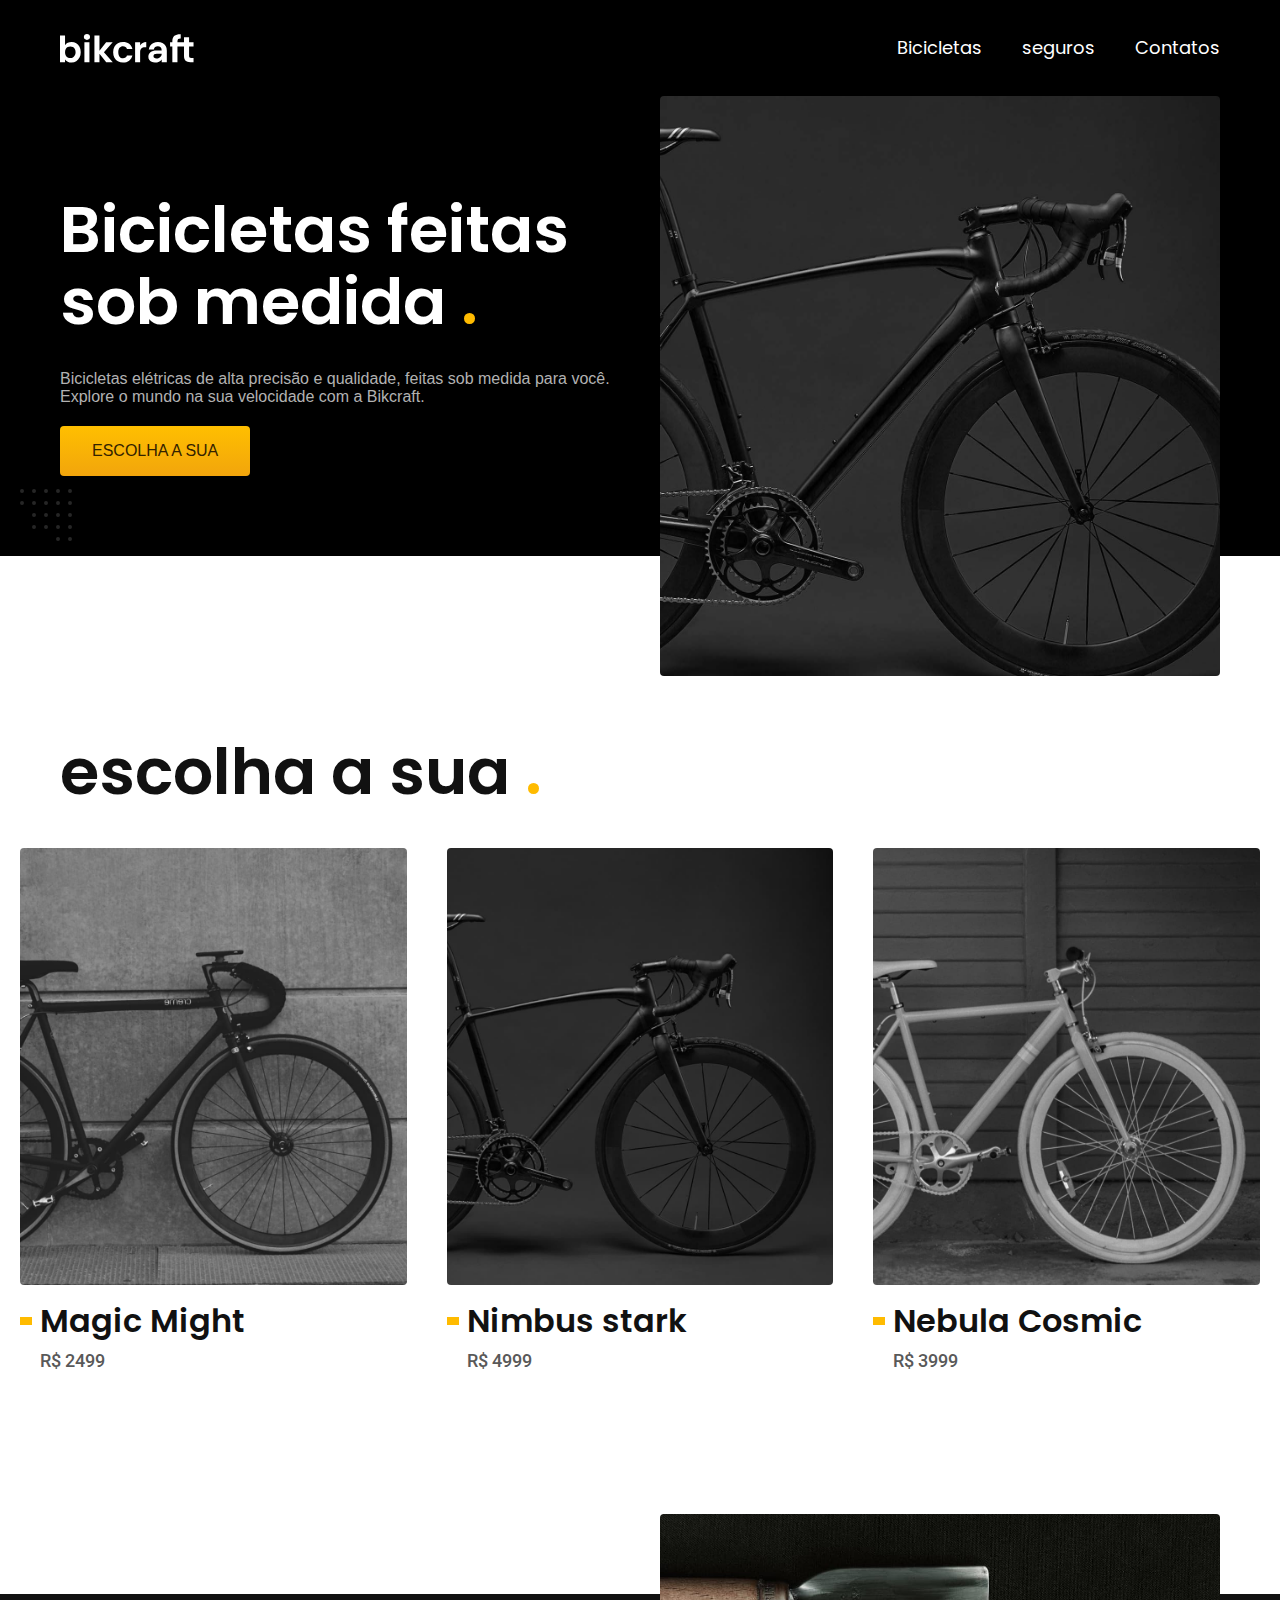
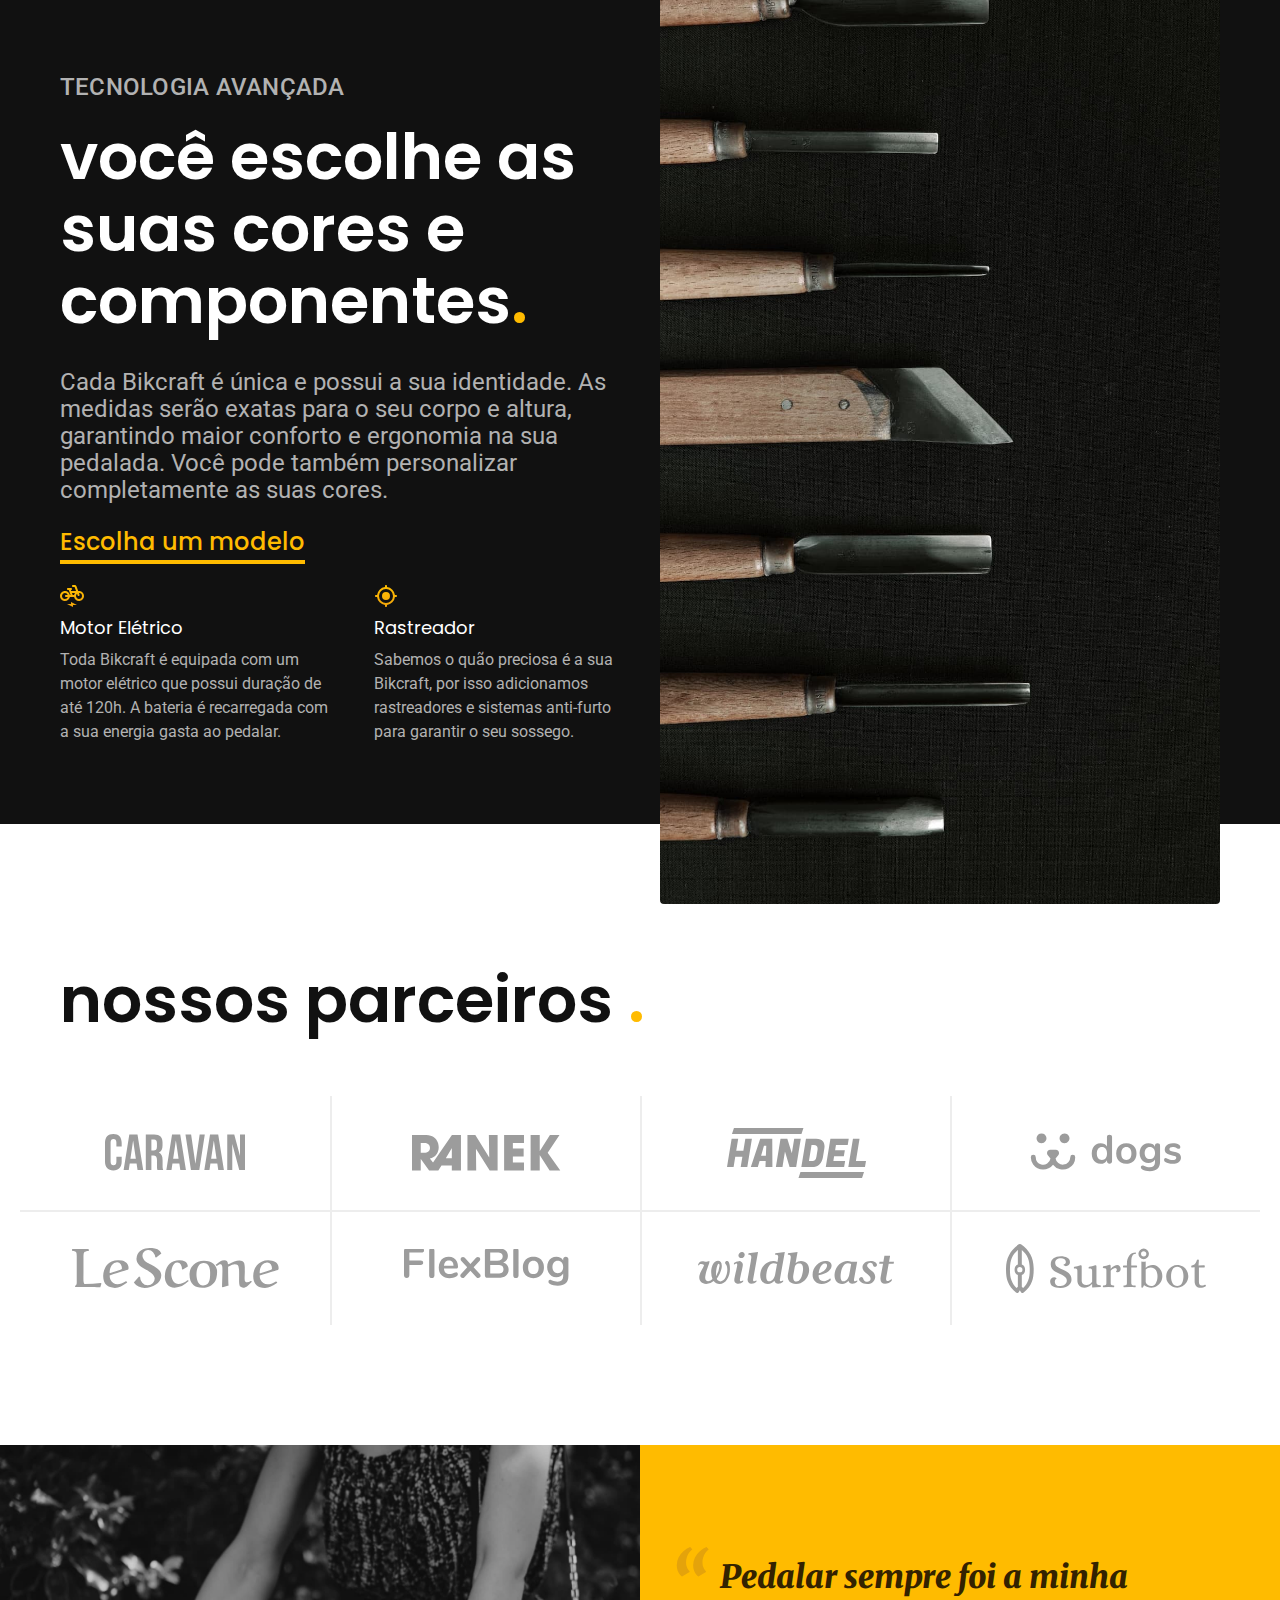
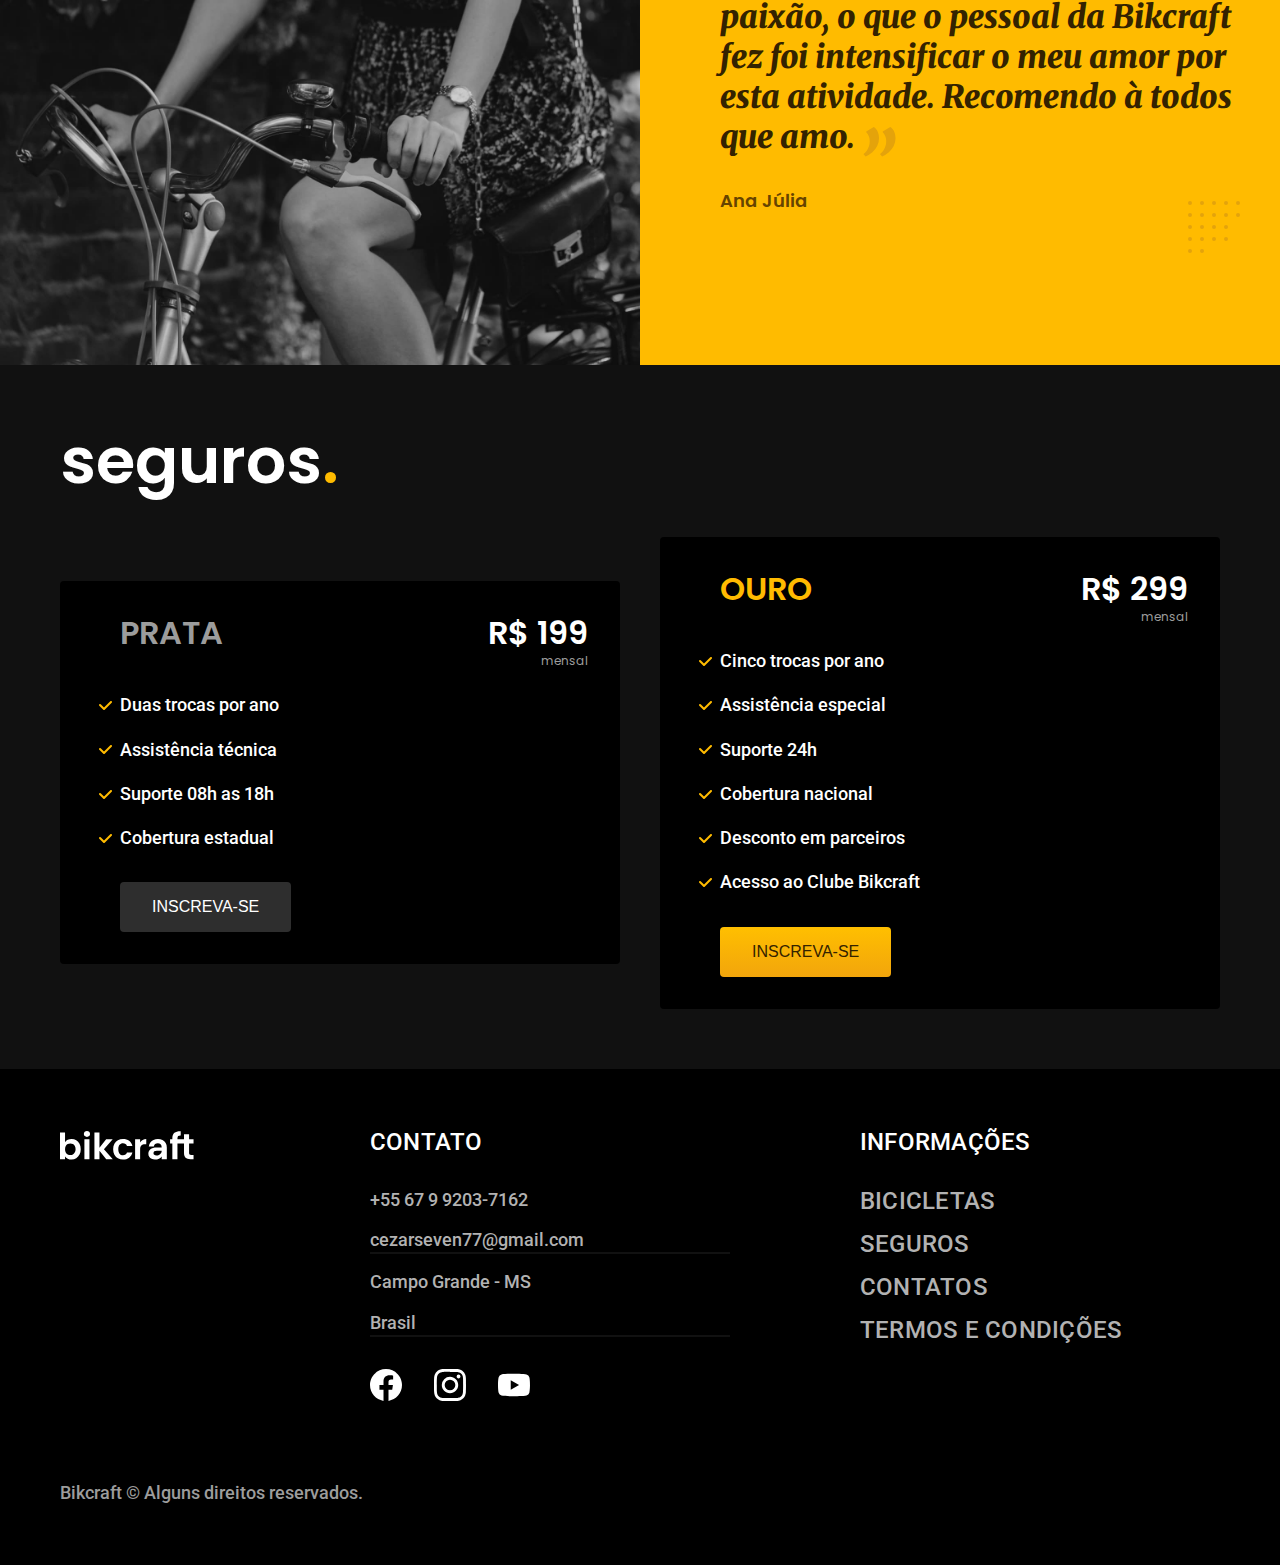
<file: index.html>
<!DOCTYPE html>
<html lang="pt-br">
<head>
    <meta charset="UTF-8">
    <meta name="viewport" content="width=device-width, initial-scale=1.0">
    <title>Bikcraft - Bcicletas Elétricas</title>
    <meta name="description" content="Bicicletas 
    elétricas de alta precisão e qualidade, feitas 
    sob medida para você. Explore o mundo na sua 
    velocidade com a Bikcraft">

    <link rel="preload" href="style.css/style.min.css" as="style">
    <link rel="stylesheet" href="style.css/style.min.css">
    
    <link rel="icon" href="favicon.svg" type="image/svg+xml">

    <link rel="preconnect" href="https://fonts.googleapis.com">
    <link rel="preconnect" href="https://fonts.gstatic.com" crossorigin>
    <link href="https://fonts.googleapis.com/css2?family=Merriweather:ital,wght@1,900&family=Poppins:wght@400;600&family=Roboto:wght@400;500&display=swap" rel="stylesheet">
    
    <script>document.documentElement.classList.add("js");</script>
</head>
<body>
    <header class="header-bg">
        <div class="header container">
            <a href="./" >
                <img src="img/bikcraft.svg" width="136" height="32" alt="Bikcraft">
            </a>
            <nav aria-label="primaria">
                <ul class="header-menu font-1-m cor-0">
                    <li><a href="../bicicletas.html">Bicicletas</a></li>
                    <li><a href="../seguros.html">seguros</a></li>
                    <li><a href="../contatos.html">Contatos</a></li>
                </ul>
        
            </nav>
        </div>
    </header>

    <main class="introducao-bg">
        <div class="introducao container">
            <div class="introducao-conteudo">
                <h1 class="font-1-xxl fadeInRight" data-anime="200">Bicicletas feitas sob medida <span class="cor-p1">.</span></h1>
                <p class="tfont-2-l fadeInRight" data-anime="400">Bicicletas elétricas de alta precisão e 
                    qualidade, feitas sob medida para você. 
                    Explore o mundo na sua velocidade com a Bikcraft.
                </p> 
                <a class="botao fadeInRight" data-anime="600" href="./bicicletas.html">Escolha a sua</a>
            </div>
            <picture data-anime="800" class="fadeInRight">
                <source media="(max-width: 800px)" srcset="./img/bicicletas/nimbus.jpg">
                <img src="./img/fotos/introducao.jpg" width="1280" height="1600" alt="bicicleta">
            </picture>         
        </div>
    </main>

    <article class="bicicletas-lista">
        <h2 class="font-1-xxl container">escolha a sua <span class="cor-p1">.</span> </h2>
        
        <ul>
            <li>
                <a href="./bicicletas/magic.html">
                    <img src="img/bicicletas/magic-home.jpg"width="920" height="1040" alt="Bicicleta preta">
                    <h3 class="font-1-xl">Magic Might</h3>
                    <span class="font-2-m cor-8">R$ 2499</span>
                </a>
            </li>
            <li>
                <a href="./bicicletas/nimbus.html">
                    <img src="img/bicicletas/nimbus-home.jpg" width="920" height="1040" alt="Bicicleta preta">
                    <h3 class="font-1-xl">Nimbus stark</h3>
                    <span class="font-2-m cor-8">R$ 4999</span>
                </a>
            </li>
            <li>
                <a href="./bicicletas/nebula.html">
                    <img src="img/bicicletas/nebula-home.jpg" width="920" height="1040" alt="Bicicleta preta">
                    <h3 class="font-1-xl">Nebula Cosmic</h3>
                    <span class="font-2-m cor-8">R$ 3999</span>
                </a>
            </li>
        </ul>
    </article>

    <article class="tecnologia-bg">
        <div class="tecnologia container">
            <div class="tecnologia-conteudo">
                <span class="font-2-l-b cor-5">Tecnologia Avançada</span>
                
                <h2 class="font-1-xxl cor-0">você escolhe as suas cores e componentes<span class="cor-p1">.</span></h2>
                <p class="font-2-l cor-5">Cada Bikcraft é única e possui a sua identidade. As medidas 
                    serão exatas para o seu corpo e altura, garantindo maior 
                    conforto e ergonomia na sua pedalada. Você pode também 
                    personalizar completamente as suas cores.</p> 
                <a  class="link" href="./bicicletas.html">Escolha um modelo</a>
                <div class="tecnologia-vantagens">
                    <div>
                    
                        <img src="./img/icones/eletrica.svg" width="24" height="24" alt="">
                        <h3 class="font-1-m cor-0" >Motor Elétrico</h3>
                        <p class="font-2-s cor-5">Toda Bikcraft é equipada com um motor elétrico que possui duração de até 
                            120h. A bateria é recarregada com a sua energia gasta ao pedalar.
                        </p>
                    
                    </div>
                    
                    <div>
                    
                        <img src="./img/icones/rastreador.svg" width="24" height="24" alt="">
                        <h3 class="font-1-m cor-0" >Rastreador</h3>
                        <p class="font-2-s cor-5" >Sabemos o quão preciosa é a sua Bikcraft, por isso 
                        adicionamos rastreadores e sistemas anti-furto para garantir o seu sossego.
                        </p>
                    
                    </div>
                </div>
            </div>

            <div class="tecnologia-imagem">
                
                <img src="./img/fotos/tecnologia.jpg" width="1200" height="1920" alt="">
                
            </div>

        </div>
    </article>
        
    <section class="parceiros" aria-label="Nossos Parceiros">
        <h2 class="container font-1-xxl container">nossos parceiros <span class="cor-p1">.</span></h2>
            <ul>
                <li><img src="./img/parceiros/caravan.svg" width="140" height="38" alt="caravan"></li>
                <li><img src="./img/parceiros/ranek.svg" width="149" height="36" alt="ranek"></li>
                <li><img src="./img/parceiros/handel.svg" width="139" height="50" alt="handel"></li>
                <li><img src="./img/parceiros/dogs.svg" width="152" height="39" alt="dogs"></li>
                <li><img src="./img/parceiros/lescone.svg" width="208" height="41" alt="lescone"></li>
                <li><img src="./img/parceiros/flexblog.svg" width="165" height="38" alt="flexblog"></li>
                <li><img src="./img/parceiros/wildbeast.svg" width="196" height="34" alt="wildbeast"></li>
                <li><img src="./img/parceiros/surfbot.svg" width="200" height="49" alt="surfbot"></li>

            </ul>

    </section>

    <section class="depoimento" aria-label="Depoimento">
        <div>
            <img src="img/fotos/depoimento.jpg" width="1560" height="1360" alt="pessoa pedalando">
        </div>

        <div class="depoimento-conteudo">
            <blockquote class="font-1-xl cor-p5">
                <p>Pedalar sempre foi a minha paixão, o que o pessoal da 
                    Bikcraft fez foi intensificar o meu amor por esta atividade. 
                    Recomendo à todos que amo.</p>
            </blockquote>
            <span class="font-1-m-b cor-p4">Ana Júlia</span>
        </div>
        
    </section>

    <article class="seguros-bg">
        <div class="seguros container">
            <h2 class="font-1-xxl cor-0">seguros<span class="cor-p1">.</span></h2>
            <div class="seguros-item">
                <h3 class="font-1-xl cor-6">PRATA</h3>
                <span class="font-1-xl cor-0">R$ 199 <span class="font-1-xs cor-6">mensal</span></span>
                <ul class="font-2-m cor-0">
                    <li>Duas trocas por ano</li>
                    <li>Assistência técnica</li>
                    <li>Suporte 08h as 18h</li>
                    <li>Cobertura estadual</li>
                </ul>
                <a class="botao secundario" href="./orcamento.html">Inscreva-se</a>

            </div>

            <div class="seguros-item">
                <h3 class="font-1-xl cor-p1">OURO</h3>
                <span class="font-1-xl cor-0">R$ 299 <span class="font-1-xs cor-6">mensal</span></span>
                <ul class="font-2-m cor-0">
                   <li> Cinco trocas por ano</li>
                   <li> Assistência especial</li>
                   <li> Suporte 24h</li>
                   <li> Cobertura nacional</li>
                   <li> Desconto em parceiros</li>
                   <li> Acesso ao Clube Bikcraft</li>
                </ul>
                <a class="botao" href="./orcamento.html">Inscreva-se</a>
            </div>
        </div>
    </article>

    <footer class="footer-bg">
        <div class="footer container">
            <img src="img/bikcraft.svg" width="136" height="32" alt="bikcraft">
            <div class="footer-contato">
                <h3 class="font-2-l-b cor-0">Contato</h3>
                <ul class="font-2-m cor-5">
                    <li><a href="tel:+5567992037162">+55 67 9 9203-7162</a></li>
                    <li><a href="mailto:cezarseven77@gmail.com">cezarseven77@gmail.com</a></li>
                    <li>Campo Grande - MS</li>
                    <li>Brasil</li>
                </ul>
                <div class="footer-redes">
                    <a href="./">
                        <img src="./img/redes/facebook.svg" width="32" height="32" alt="facebook">
                    </a>
                    <a href="./">
                        <img src="./img/redes/instagram.svg" width="32" height="32" alt="instagram">
                    </a>
                    <a href="./">
                        <img src="./img/redes/youtube.svg" width="32" height="32" alt="youtube">
                    </a>
                </div>
            </div>
                <div class="footer-informacoes">
                    <h3 class="font-2-l-b cor-0">Informações</h3>
                    <nav>
                        <ul class="font-2-l-b cor-5">
                            <li><a href="./bicicletas.html">Bicicletas</a></li>
                            <li><a href="./seguros.html">seguros</a></li>
                            <li><a href="./contatos.html">Contatos</a></li>
                            <li><a href="./termos.html">Termos e Condições</a></li>
                        </ul>
                    </nav> 
                </div>
                <p class="footer-copy font-2-m cor-6">Bikcraft © Alguns direitos reservados.</p>
        </div>
    </footer>
    
    <script src="./js/pluging/simple-anime.js"></script>
    <script src="./js/script.js"></script>
</body>
</html>
</file>
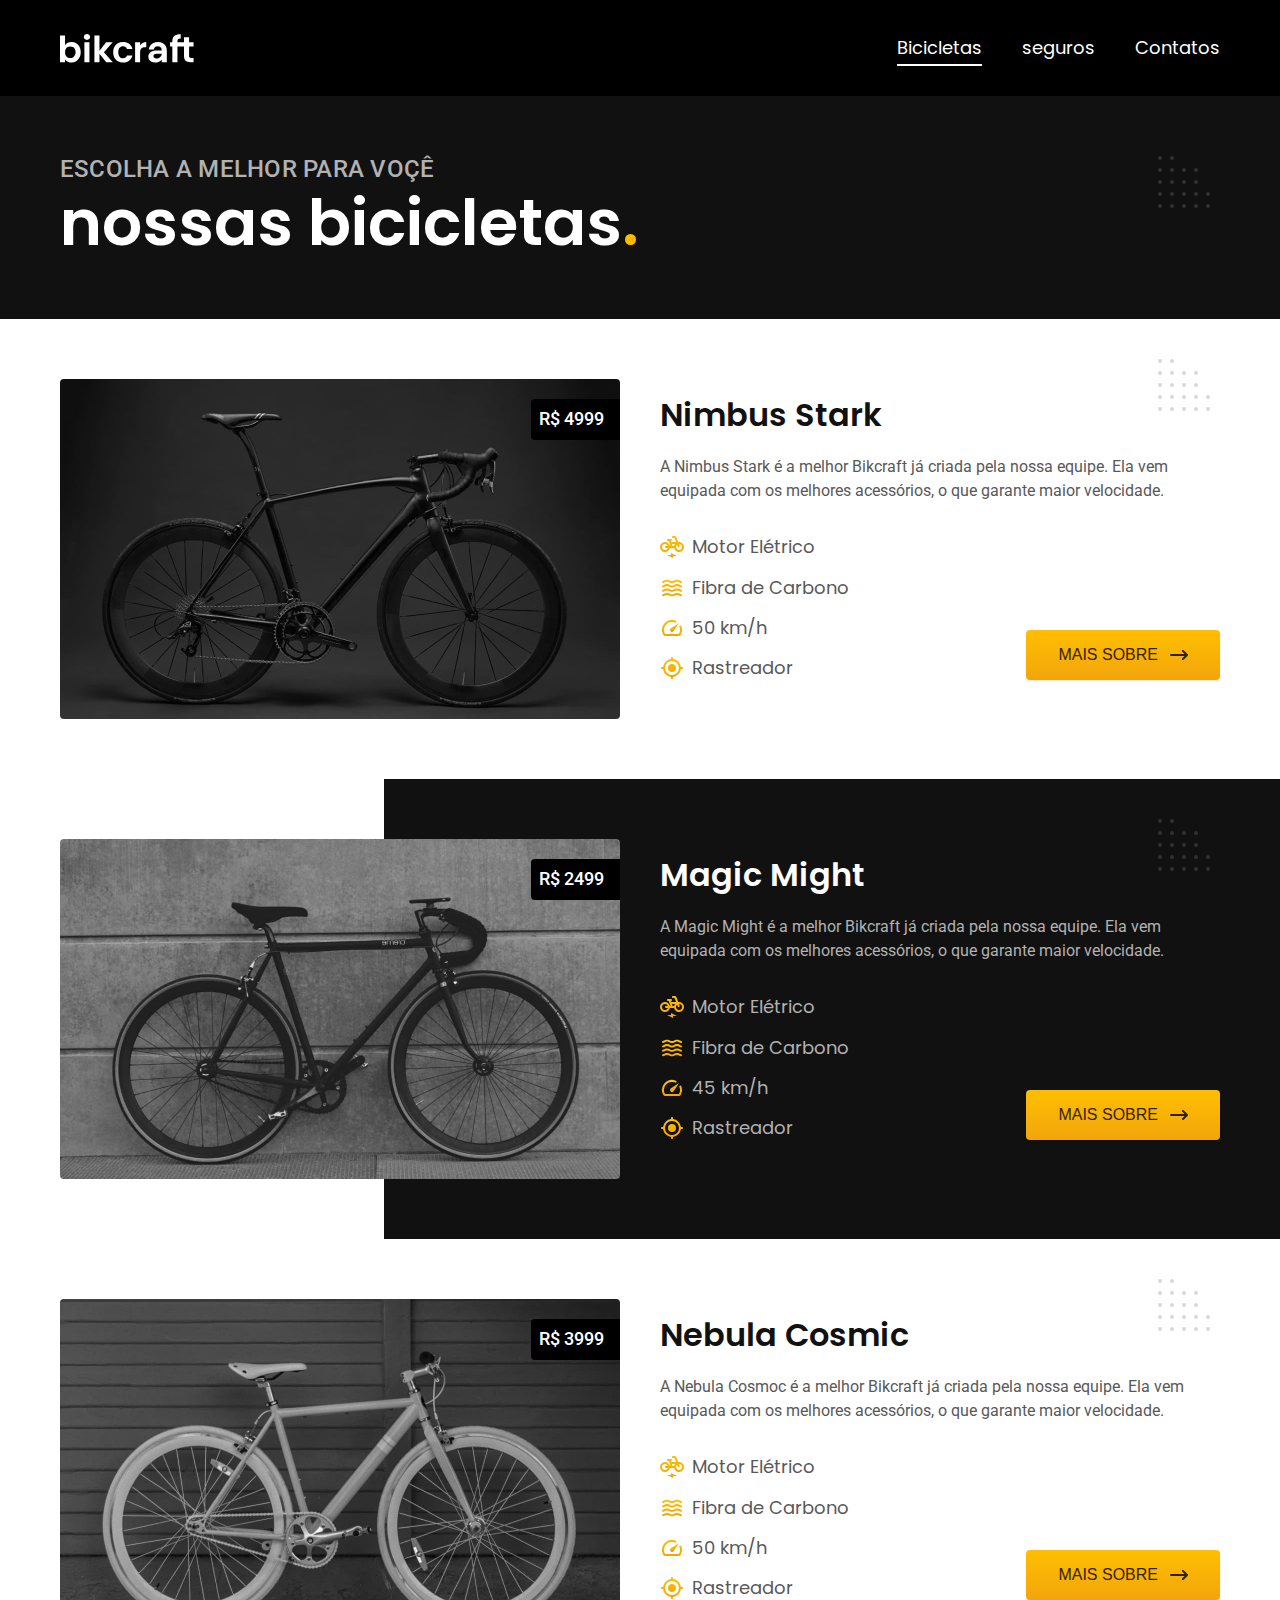
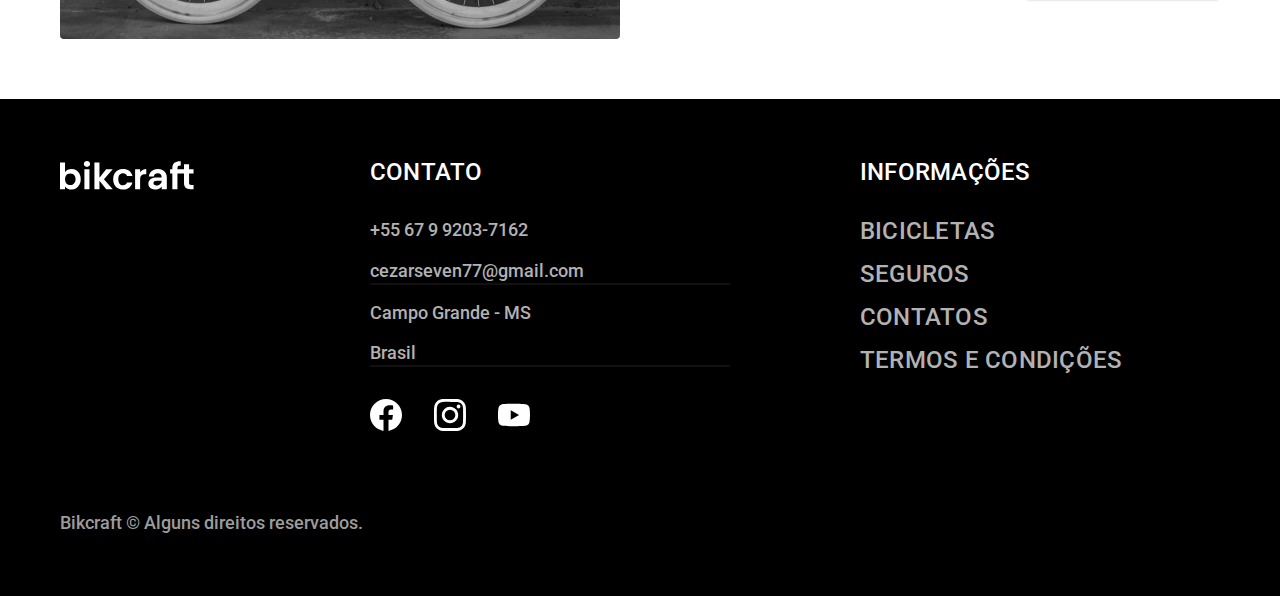
<file: bicicletas.html>
<!DOCTYPE html>
<html lang="pt-br">
<head>
    <meta charset="UTF-8">
    <meta name="viewport" content="width=device-width, initial-scale=1.0">
    <title>Bicicletas │ Bikcraft</title>
    <meta name="description" content="Termos e Condições">


    <link rel="preload" href="style.css/style.min.css" as="style">
    <link rel="stylesheet" href="style.css/style.min.css">
    
    <link rel="icon" href="favicon.svg" type="image/svg+xml">
    
    <link rel="preconnect" href="https://fonts.googleapis.com">
    <link rel="preconnect" href="https://fonts.gstatic.com" crossorigin>
    <link href="https://fonts.googleapis.com/css2?family=Merriweather:ital,wght@1,900&family=Poppins:wght@400;600&family=Roboto:wght@400;500&display=swap" rel="stylesheet">
<script>document.documentElement.classList.add("js");</script>
</head>
<body id="bicicletas">
    <header class="header-bg">
        <div class="header container">
            <a href="./" >
                <img src="img/bikcraft.svg" width="136" height="32" alt="Bikcraft">
            </a>
            <nav aria-label="primaria">
                <ul class="header-menu font-1-m cor-0">
                    <li><a href="../bicicletas.html">Bicicletas</a></li>
                    <li><a href="../seguros.html">seguros</a></li>
                    <li><a href="../contatos.html">Contatos</a></li>
                </ul>
        
            </nav>
        </div>
    </header>

    <main>
        <div class="titulo-bg">
            <div class="titulo container">
                <p class="font-2-l-b cor-5">Escolha a melhor para voçê</p>
                <h1 class="font-1-xxl cor-0">nossas bicicletas<span class="cor-p1">.</span></h1>
            </div>
        </div>
            <div class="bicicletas container">
                <div class="bicicletas-imagem">
                    <img src="./img/bicicletas/nimbus.jpg" width="1120" height="680" alt="bicicleta preta">
                    <span class="font-2-m cor-0">R$ 4999</span>
                </div>

                <div class="bicicletas-conteudo">
                    <h2 class="font-1-xl">Nimbus Stark</h2>
                    <p class="font-2-s cor-8">A Nimbus Stark é a melhor Bikcraft já criada pela nossa equipe. Ela vem equipada com os melhores acessórios, o que garante maior velocidade.</p>
                    <ul class="font-1-m cor-8">
                        <li>
                            <img src="./img/icones/eletrica.svg" width="24" height="24" alt="">
                            Motor Elétrico
                        </li>
                        <li>
                            <img src="./img/icones/carbono.svg" width="24" height="24" alt="">
                            Fibra de Carbono
                        </li>
                        <li>
                            <img src="./img/icones/velocidade.svg" width="24" height="24" alt="">
                            50 km/h
                        </li>
                        <li>
                            <img src="./img/icones/rastreador.svg" width="24" height="24" alt="">
                            Rastreador
                        </li>
                    </ul>
                    <a class="botao seta" href="./bicicletas/nimbus.html">Mais Sobre</a>
                </div>
            </div>
        

        <div class="bicicletas-bg">
            <div class="bicicletas container">
                <div class="bicicletas-imagem">
                    <img src="./img/bicicletas/magic.jpg" width="1120" height="680" alt="bicicleta preta">
                    <span class="font-2-m cor-0">R$ 2499</span>
                </div>

                <div class="bicicletas-conteudo">
                    <h2 class="font-1-xl cor-0">Magic Might</h2>
                    <p class="font-2-s cor-5">A Magic Might é a melhor Bikcraft já criada pela nossa equipe. Ela vem equipada com os melhores acessórios, o que garante maior velocidade.</p>
                    <ul class="font-1-m cor-5">
                        <li>
                            <img src="./img/icones/eletrica.svg" width="24" height="24" alt="">
                            Motor Elétrico
                        </li>
                        <li>
                            <img src="./img/icones/carbono.svg" width="24" height="24" alt="">
                            Fibra de Carbono
                        </li>
                        <li>
                            <img src="./img/icones/velocidade.svg" width="24" height="24" alt="">
                            45 km/h
                        </li>
                        <li>
                            <img src="./img/icones/rastreador.svg" width="24" height="24" alt="">
                            Rastreador
                        </li>
                    </ul>
                    <a class="botao seta" href="./bicicletas/magic.html">Mais Sobre</a>
                </div>
            </div>
        </div>

        
            <div class="bicicletas container">
                <div class="bicicletas-imagem">
                    <img src="./img/bicicletas/nebula.jpg" width="1120" height="680" alt="bicicleta branca">
                    <span class="font-2-m cor-0">R$ 3999</span>
                </div>

                <div class="bicicletas-conteudo">
                    <h2 class="font-1-xl">Nebula Cosmic</h2>
                    <p class="font-2-s cor-8">A Nebula Cosmoc é a melhor Bikcraft já criada pela nossa equipe. Ela vem equipada com os melhores acessórios, o que garante maior velocidade.</p>
                    <ul class="font-1-m cor-8">
                        <li>
                            <img src="./img/icones/eletrica.svg" width="24" height="24" alt="">
                            Motor Elétrico
                        </li>
                        <li>
                            <img src="./img/icones/carbono.svg" width="24" height="24" alt="">
                            Fibra de Carbono
                        </li>
                        <li>
                            <img src="./img/icones/velocidade.svg" width="24" height="24" alt="">
                            50 km/h
                        </li>
                        <li>
                            <img src="./img/icones/rastreador.svg" width="24" height="24" alt="">
                            Rastreador
                        </li>
                    </ul>
                    <a class="botao seta" href="./bicicletas/nebula.html">Mais Sobre</a>
                </div>
            </div>
    </main>
        
    <footer class="footer-bg">
        <div class="footer container">
            <img src="img/bikcraft.svg" width="136" height="32" alt="bikcraft">
            <div class="footer-contato">
                <h3 class="font-2-l-b cor-0">Contato</h3>
                <ul class="font-2-m cor-5">
                    <li><a href="tel:+5567992037162">+55 67 9 9203-7162</a></li>
                    <li><a href="mailto:cezarseven77@gmail.com">cezarseven77@gmail.com</a></li>
                    <li>Campo Grande - MS</li>
                    <li>Brasil</li>
                </ul>
                <div class="footer-redes">
                    <a href="./">
                        <img src="./img/redes/facebook.svg" width="32" height="32" alt="facebook">
                    </a>
                    <a href="./">
                        <img src="./img/redes/instagram.svg" width="32" height="32" alt="instagram">
                    </a>
                    <a href="./">
                        <img src="./img/redes/youtube.svg" width="32" height="32" alt="youtube">
                    </a>
                </div>
            </div>
                <div class="footer-informacoes">
                    <h3 class="font-2-l-b cor-0">Informações</h3>
                    <nav>
                        <ul class="font-2-l-b cor-5">
                            <li><a href="./bicicletas.html">Bicicletas</a></li>
                            <li><a href="./seguros.html">seguros</a></li>
                            <li><a href="./contatos.html">Contatos</a></li>
                            <li><a href="./termos.html">Termos e Condições</a></li>
                        </ul>
                    </nav> 
                </div>
                <p class="footer-copy font-2-m cor-6">Bikcraft © Alguns direitos reservados.</p>
        </div>
    </footer>

    
    <script src="./js/script.js"></script>
</body>
</html>
</file>
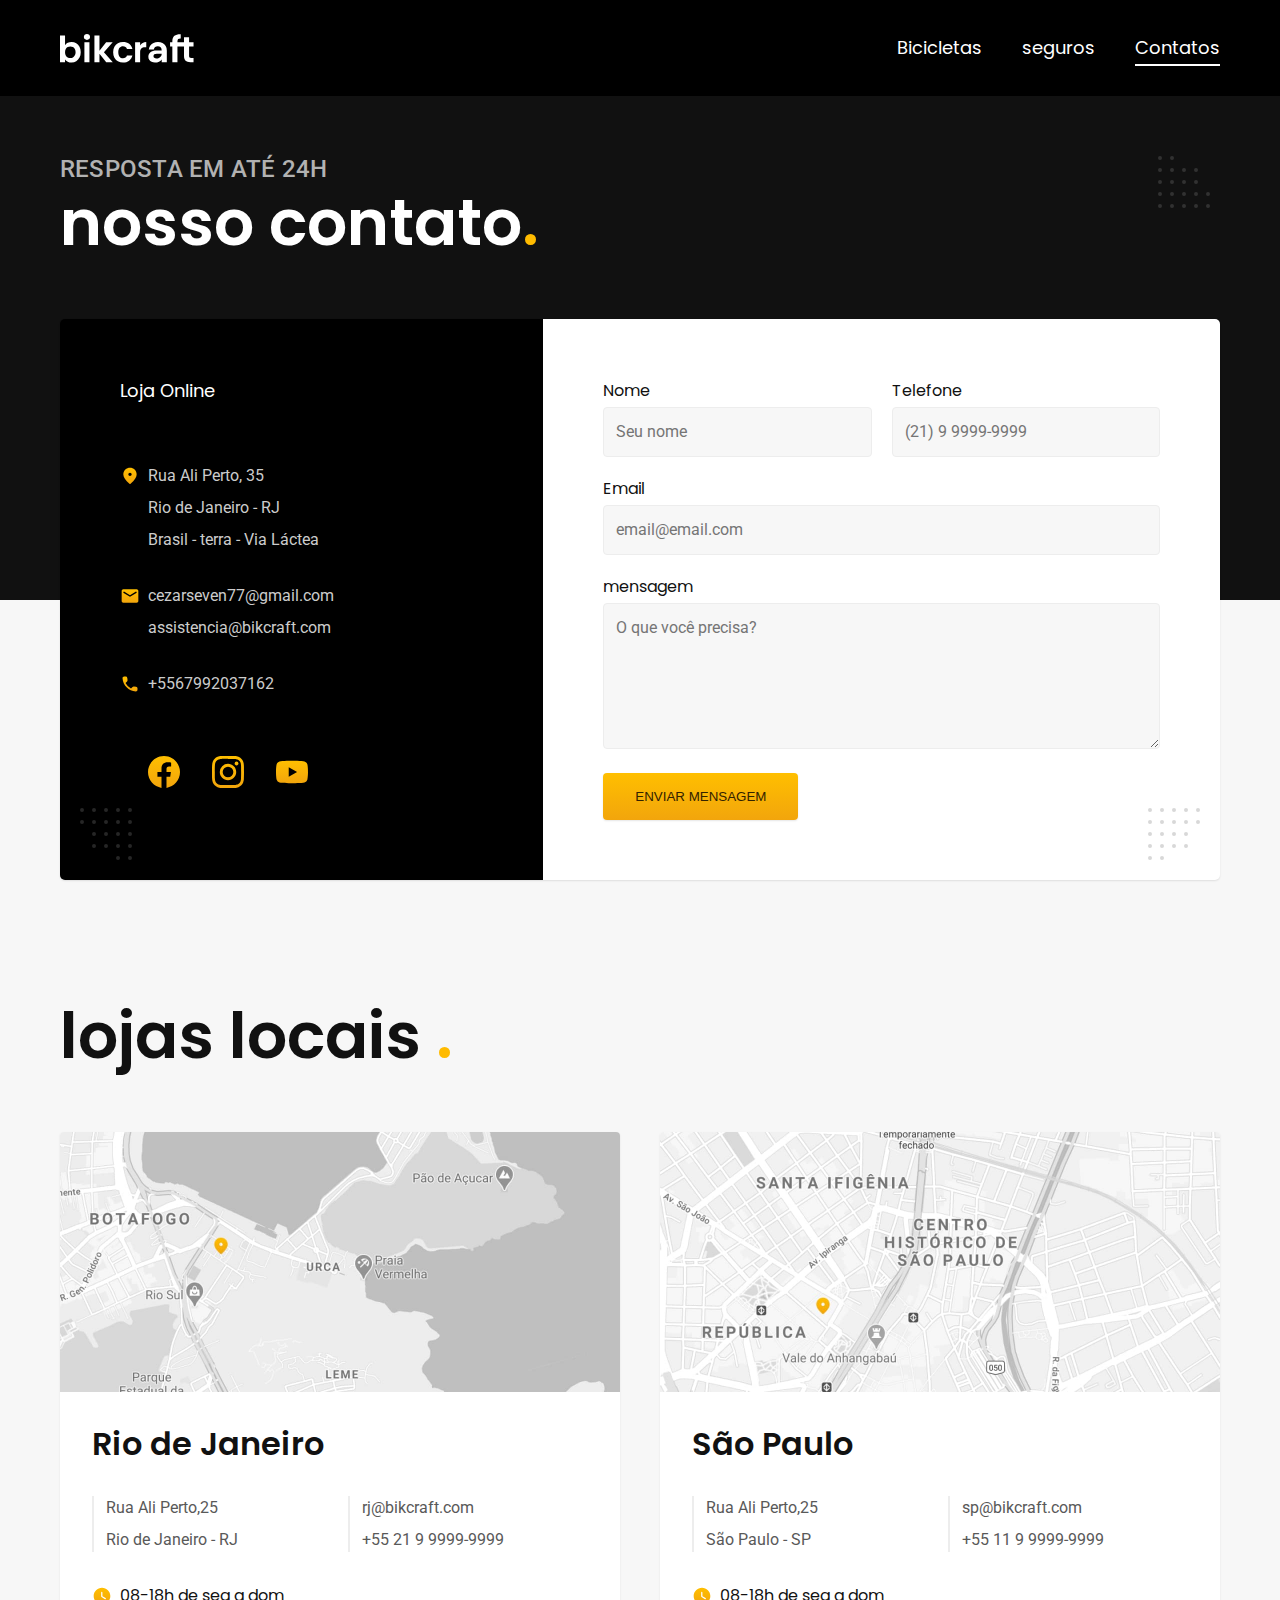
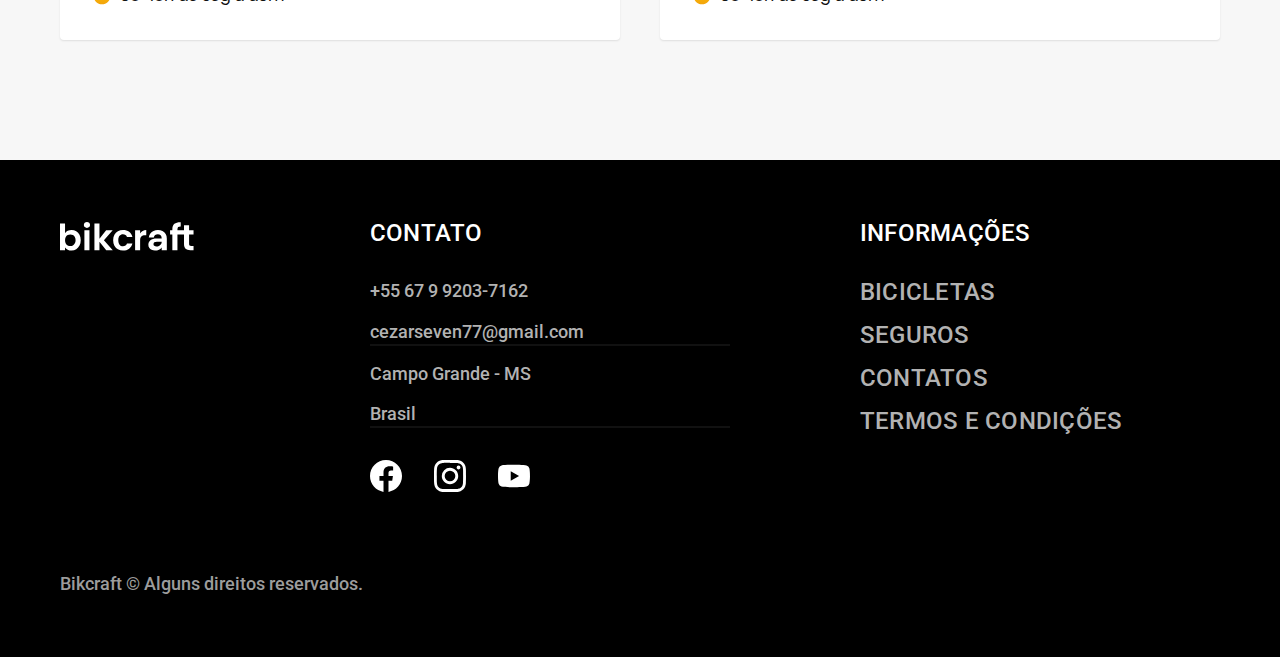
<file: contatos.html>
<!DOCTYPE html>
<html lang="pt-br">
<head>
    <meta charset="UTF-8">
    <meta name="viewport" content="width=device-width, initial-scale=1.0">
    <title>Contato │ Bikcraft</title>
    <meta name="description" content="Contato">


    <link rel="preload" href="style.css/style.min.css" as="style">
    <link rel="stylesheet" href="style.css/style.min.css">
    
    <link rel="icon" href="favicon.svg" type="image/svg+xml">
    
    <link rel="preconnect" href="https://fonts.googleapis.com">
    <link rel="preconnect" href="https://fonts.gstatic.com" crossorigin>
    <link href="https://fonts.googleapis.com/css2?family=Merriweather:ital,wght@1,900&family=Poppins:wght@400;600&family=Roboto:wght@400;500&display=swap" rel="stylesheet">
<script>document.documentElement.classList.add("js");</script>
</head>
<body id="contato">
    <header class="header-bg">
        <div class="header container">
            <a href="./" >
                <img src="img/bikcraft.svg" width="136" height="32" alt="Bikcraft">
            </a>
            <nav aria-label="primaria">
                <ul class="header-menu font-1-m cor-0">
                    <li><a href="../bicicletas.html">Bicicletas</a></li>
                    <li><a href="../seguros.html">seguros</a></li>
                    <li><a href="../contatos.html">Contatos</a></li>
                </ul>
        
            </nav>
        </div>
    </header>

    <main>
        <div class="titulo-bg">
            <div class="titulo container">
                <p class="font-2-l-b cor-5">Resposta em até 24h</p>
                <h1 class="font-1-xxl cor-0">nosso contato<span class="cor-p1">.</span></h1>
            </div>
        </div>
        
        <div class="contato container">
            <section class="contato-dados" aria-label="Endereço">
                <h2 class="font-1-m cor-0">Loja Online</h2>
                <div class="contato-endereco font-2-s cor-4">
                    <p>Rua Ali Perto, 35</p>
                    <p>Rio de Janeiro - RJ</p>
                    <p>Brasil - terra - Via Láctea</p>
                </div>
                <address class="contato-meios font-2-s cor-4">
                    <a href="mailto:cezarseven77@gmail.com">cezarseven77@gmail.com</a>
                    <a href="mailto:assistencia@bikcraft.com">assistencia@bikcraft.com</a>
                    <a href="tel:+5567992037162">+5567992037162</a>
                </address>
                <div class="contato-redes">
                    <a href="./">
                        <img src="./img/redes/facebook-p.svg" width="32" height="32" alt="facebook">
                    </a>
                    <a href="./">
                        <img src="./img/redes/instagram-p.svg" width="32" height="32" alt="instagram">
                    </a>
                    <a href="./">
                        <img src="./img/redes/youtube-p.svg" width="32" height="32" alt="youtube">
                    </a>
                </div>
            </section>
            
            <section class="contato-formulario" aria-label="Formulario">
                <form class="form" action="./contatos.html">
                    <div>
                        <label for="nome">Nome</label>
                        <input type="text" id="nome" name="nome" placeholder="Seu nome">
                    </div>
                    <div>
                        <label for="telefone">Telefone</label>
                        <input type="text" id="telefone" name="telefone" placeholder="(21) 9 9999-9999">
                    </div>
                    <div class="col-2">
                        <label  for="email">Email</label>
                        <input type="email" id="email" name="email" placeholder="email@email.com">
                    </div>
                    <div class="col-2">
                        <label  for="mensagem">mensagem</label>
                        <textarea rows="5"  id="mensagem" name="mensagem" placeholder="O que você precisa?"></textarea>
                    </div>
                    <button class="botao col-2">Enviar Mensagem</button>
                        
                </form>
            </section>
        </div>
    </main>

    <article class="lojas container">
        <h2 class="font-1-xxl">lojas locais <span class="cor-p1">.</span></h2>
        <div class="lojas-item">
            <img src="./img/lojas/rj.jpg" width="1120" height="520" alt="mapa marcando o endereço em Rua Ali Perti, 25 - Rio de Janeiro - RJ">
            <div class="lojas-conteudo">
                <h3 class="font-1-xl">Rio de Janeiro</h3>
                <div class="lojas-dados font-2-s cor-8">
                    <p>Rua Ali Perto,25</p>
                    <p>Rio de Janeiro - RJ</p>
                </div>
                <div class="lojas-dados font-2-s cor-8">
                    <a href="mailto:rj@bikcraft.com">rj@bikcraft.com</a>
                    <a href="tel:+5521999999999">+55 21 9 9999-9999</a>
                </div>
                <p class="lojas-tempo font-1-s"><img src="./img/icones/horario.svg" width="20" height="20" alt="">08-18h de seg a dom</p>
            </div>
        </div>
        <div class="lojas-item">
            <img src="./img/lojas/sp.jpg" width="1120" height="520" alt="mapa marcando o endereço em Rua Ali Perti, 25 - Rio de Janeiro - RJ">
            <div class="lojas-conteudo">
                <h3 class="font-1-xl">São Paulo</h3>
                <div class="lojas-dados font-2-s cor-8">
                    <p>Rua Ali Perto,25</p>
                    <p>São Paulo - SP</p>
                </div>
                <div class="lojas-dados font-2-s cor-8">
                    <a href="mailto:sp@bikcraft.com">sp@bikcraft.com</a>
                    <a href="tel:+5511999999999">+55 11 9 9999-9999</a>
                </div>
                <p class="lojas-tempo font-1-s"><img src="./img/icones/horario.svg" width="20" height="20" alt="">08-18h de seg a dom</p>
            </div>
        </div>
    </article>

    <footer class="footer-bg">
        <div class="footer container">
            <img src="img/bikcraft.svg" width="136" height="32" alt="bikcraft">
            <div class="footer-contato">
                <h3 class="font-2-l-b cor-0">Contato</h3>
                <ul class="font-2-m cor-5">
                    <li><a href="tel:+5567992037162">+55 67 9 9203-7162</a></li>
                    <li><a href="mailto:cezarseven77@gmail.com">cezarseven77@gmail.com</a></li>
                    <li>Campo Grande - MS</li>
                    <li>Brasil</li>
                </ul>
                <div class="footer-redes">
                    <a href="./">
                        <img src="./img/redes/facebook.svg" width="32" height="32" alt="facebook">
                    </a>
                    <a href="./">
                        <img src="./img/redes/instagram.svg" width="32" height="32" alt="instagram">
                    </a>
                    <a href="./">
                        <img src="./img/redes/youtube.svg" width="32" height="32" alt="youtube">
                    </a>
                </div>
            </div>
                <div class="footer-informacoes">
                    <h3 class="font-2-l-b cor-0">Informações</h3>
                    <nav>
                        <ul class="font-2-l-b cor-5">
                            <li><a href="./bicicletas.html">Bicicletas</a></li>
                            <li><a href="./seguros.html">seguros</a></li>
                            <li><a href="./contatos.html">Contatos</a></li>
                            <li><a href="./termos.html">Termos e Condições</a></li>
                        </ul>
                    </nav> 
                </div>
                <p class="footer-copy font-2-m cor-6">Bikcraft © Alguns direitos reservados.</p>
        </div>
    </footer>
    
    <script src="./js/script.js"></script>
</body>
</html>
</file>
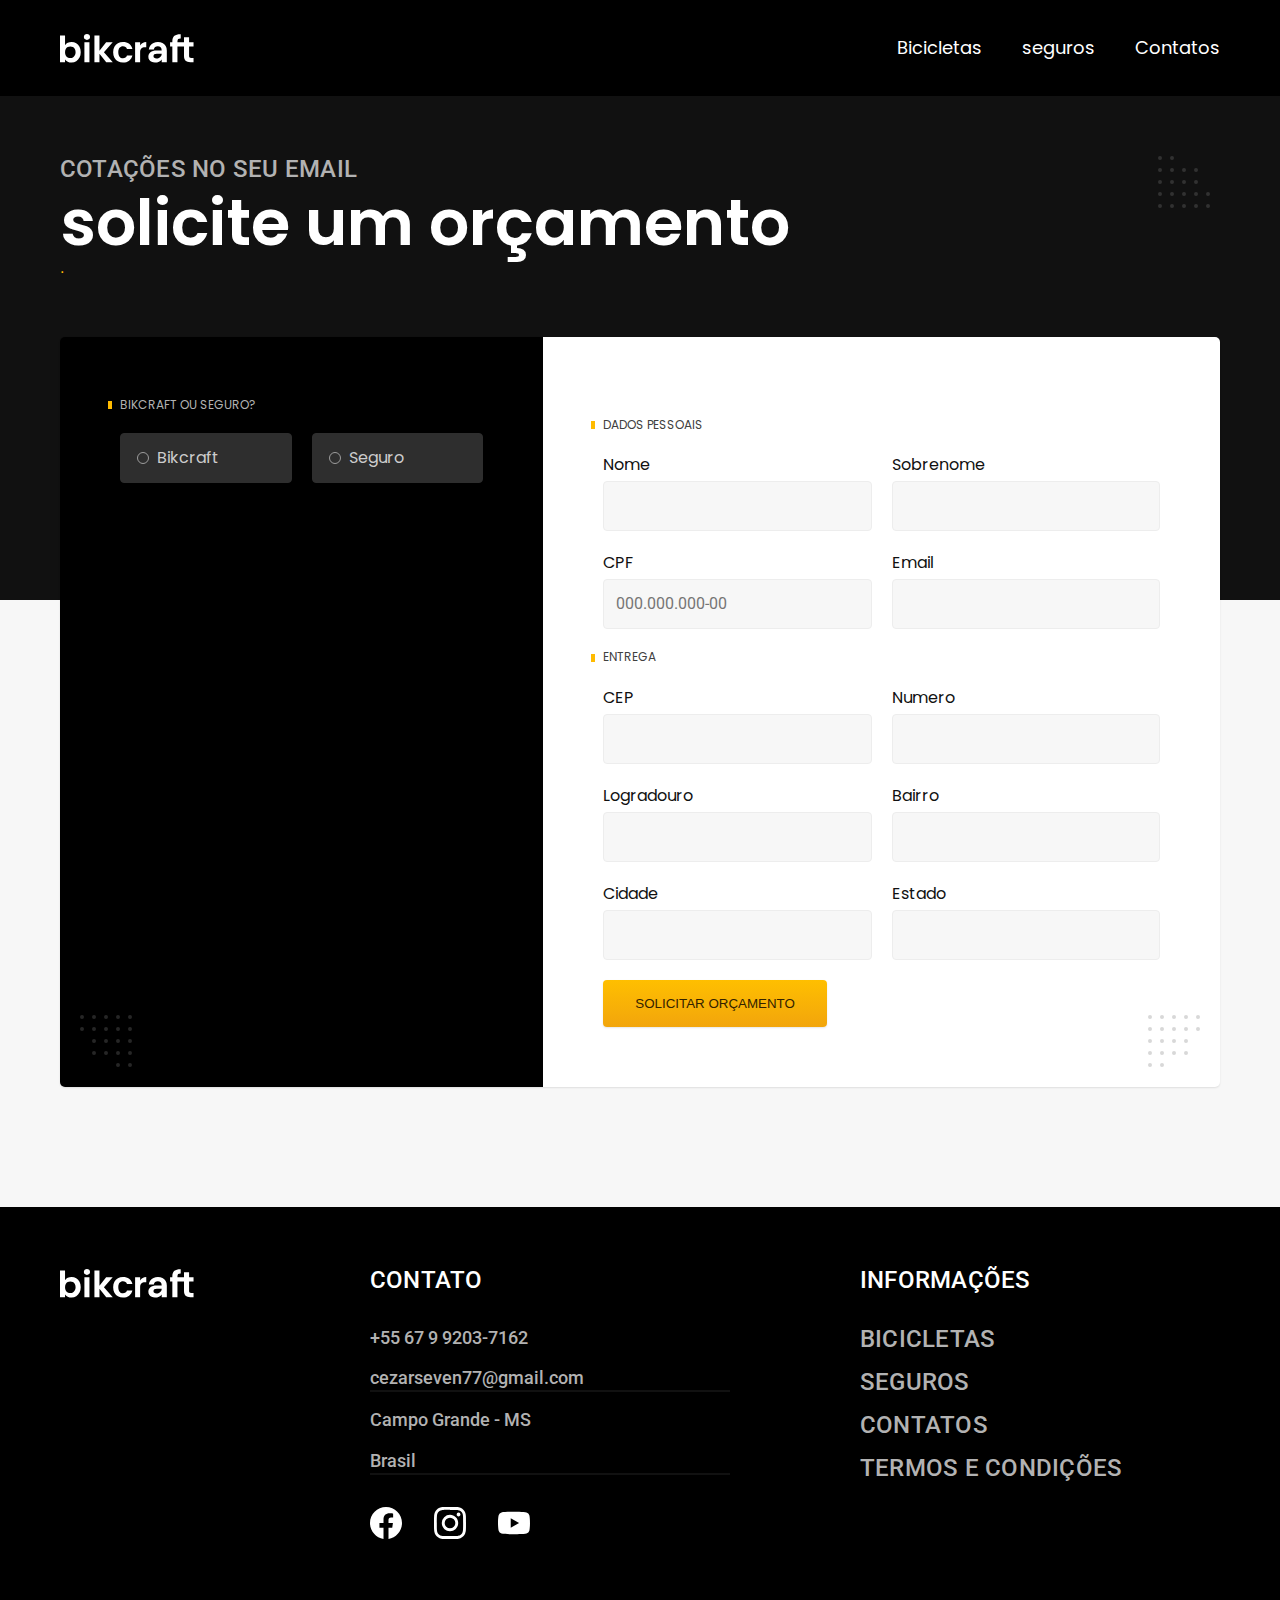
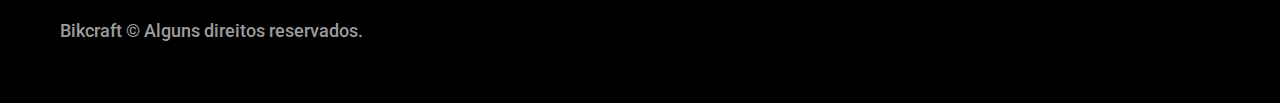
<file: orcamento.html>
<!DOCTYPE html>
<html lang="pt-br">
<head>
    <meta charset="UTF-8">
    <meta name="viewport" content="width=device-width, initial-scale=1.0">
    <title>Orçamento │ Bikcraft</title>
    <meta name="description" content="Orçamento">


    <link rel="preload" href="style.css/style.min.css" as="style">
    <link rel="stylesheet" href="style.css/style.min.css">
    
    <link rel="icon" href="favicon.svg" type="image/svg+xml">
    
    <link rel="preconnect" href="https://fonts.googleapis.com">
    <link rel="preconnect" href="https://fonts.gstatic.com" crossorigin>
    <link href="https://fonts.googleapis.com/css2?family=Merriweather:ital,wght@1,900&family=Poppins:wght@400;600&family=Roboto:wght@400;500&display=swap" rel="stylesheet">
<script>document.documentElement.classList.add("js");</script>
</head>
<body id="orcamento">
    <header class="header-bg">
        <div class="header container">
            <a href="./" >
                <img src="img/bikcraft.svg" width="136" height="32" alt="Bikcraft">
            </a>
            <nav aria-label="primaria">
                <ul class="header-menu font-1-m cor-0">
                    <li><a href="../bicicletas.html">Bicicletas</a></li>
                    <li><a href="../seguros.html">seguros</a></li>
                    <li><a href="../contatos.html">Contatos</a></li>
                </ul>
        
            </nav>
        </div>
    </header>

    <main>
        <div class="titulo-bg">
            <div class="titulo container">
                <p class="font-2-l-b cor-5">Cotações no seu email</p>
                <h1 class="font-1-xxl cor-0">solicite um orçamento</h1><span class="cor-p1">.</span></h1>
            </div>
        </div>
        <form  class="orcamento container" action="./">
            <div class="orcamento-produto">
                <h2 class="font-1-xs cor-5">Bikcraft ou Seguro?</h2>
            
            <input type="radio" name="tipo" value="bikcraft" id="bikcraft">
            <label for="bikcraft">Bikcraft</label>

            <input type="radio" name="tipo" value="seguro" id="seguro">
            <label for="seguro">Seguro</label>

            <div class="orcamento-conteudo" id="orcamento-bikcraft">
                
                <h2 class="font-1-xs cor-5">Escolha a sua</h2>
                
                <input type="radio" name="produto" value="nimbus" id="nimbus">
                <label for="nimbus">Nimbus Strark <span>R$ 4999</span></label>
                <div class="orcamento-detalhes">
                    <ul class="font-1-xs cor-8">
                        <li><img src="./img/icones/eletrica.svg" width="32" height="32" alt="">Motor Elétrico</li>
                        <li><img src="./img/icones/carbono.svg" width="32" height="32" alt="">Fibra de Carbono</li>
                        <li><img src="./img/icones/velocidade.svg" width="32" height="32" alt="">50 km/h</li>
                        <li><img src="./img/icones/rastreador.svg" width="32" height="32" alt="">Rastreador</li>
                    </ul>
                    <img src="./img/bicicletas/nimbus.jpg" width="1120" height="680" alt="Bicicleta preta">
                </div>
                
                <input type="radio" name="produto" value="magic" id="magic">
                <label for="magic">Magic Might <span>R$ 3499</span></label>
                <div class="orcamento-detalhes">
                    <ul class="font-1-xs cor-8">
                        <li><img src="./img/icones/eletrica.svg" width="32" height="32" alt="">Motor Elétrico</li>
                        <li><img src="./img/icones/carbono.svg" width="32" height="32" alt="">Fibra de Carbono</li>
                        <li><img src="./img/icones/velocidade.svg" width="32" height="32" alt="">45 km/h</li>
                        <li><img src="./img/icones/rastreador.svg" width="32" height="32" alt="">Rastreador</li>
                    </ul>
                    <img src="./img/bicicletas/magic.jpg" width="1120" height="680" alt="Bicicleta preta">
                </div>

                <input type="radio" name="produto" value="nebula" id="nebula">
                <label for="nebula">Nebula Cosmic <span>R$ 3999</span></label>
                <div class="orcamento-detalhes">
                    <ul class="font-1-xs cor-8">
                        <li><img src="./img/icones/eletrica.svg" width="32" height="32" alt="">Motor Elétrico</li>
                        <li><img src="./img/icones/carbono.svg" width="32" height="32" alt="">Fibra de Carbono</li>
                        <li><img src="./img/icones/velocidade.svg" width="32" height="32" alt="">40 km/h</li>
                        <li><img src="./img/icones/rastreador.svg" width="32" height="32" alt="">Rastreador</li>
                    </ul>
                    <img src="./img/bicicletas/nebula.jpg" width="1120" height="680" alt="Bicicleta branca">
                </div>
                
            </div>

            <div class="orcamento-conteudo" id="orcamento-seguro">
                <h2 class="font-1-xs cor-5">Escolha o plano</h2>

                <input type="radio" name="produto" value="prata" id="prata">
                <label for="prata">Prata  <span>R$ 199</span></label>

                <input type="radio" name="produto" value="ouro" id="ouro">
                <label for="ouro">Ouro  <span>R$ 299</span></label>
                
            </div>
        </div>
            
            <div class="orcamento-dados form">
                <h2 class="font-1-xs cor-9 col-2">Dados pessoais</h2>
                <div>
                    <label for="nome">Nome</label>
                    <input type="text" id="nome" name="nome">
                </div>
                <div>
                    <label for="sobrenome">Sobrenome</label>
                    <input type="text" id="sobrenome" name="sobrenome">
                </div>
                <div>
                    <label class="col-2" for="cpf">CPF</label>
                    <input type="text" id="cpf" name="cpf" placeholder="000.000.000-00">
                </div>
                <div>
                    <label class="col-2" for="email">Email</label>
                    <input type="email" id="email" name="email">
                </div>
                
                <h2 class="font-1-xs cor-9 col-2">entrega</h2>

                <div>
                    <label  for="cep">CEP</label>
                    <input type="text" id="cep" name="cep">
                </div>
                <div>
                    <label  for="numero">Numero</label>
                    <input type="text" id="numero" name="numero">
                </div>
                <div>
                    <label  for="logradouro">Logradouro</label>
                    <input type="text" id="logradouro" name="logradouro">
                </div>
                <div>
                    <label  for="bairro">Bairro</label>
                    <input type="text" id="bairro" name="bairro">
                </div>
                <div>
                    <label  for="cidade">Cidade</label>
                    <input type="text" id="cidade" name="cidade">
                </div>
                <div>
                    <label  for="estado">Estado</label>
                    <input type="text" id="estado" name="estado">
                </div>
                <button class="botao col-2 ">Solicitar Orçamento</button>
            </div>
        
        </form>
    </main>

    <footer class="footer-bg">
        <div class="footer container">
            <img src="img/bikcraft.svg" width="136" height="32" alt="bikcraft">
            <div class="footer-contato">
                <h3 class="font-2-l-b cor-0">Contato</h3>
                <ul class="font-2-m cor-5">
                    <li><a href="tel:+5567992037162">+55 67 9 9203-7162</a></li>
                    <li><a href="mailto:cezarseven77@gmail.com">cezarseven77@gmail.com</a></li>
                    <li>Campo Grande - MS</li>
                    <li>Brasil</li>
                </ul>
                <div class="footer-redes">
                    <a href="./">
                        <img src="./img/redes/facebook.svg" width="32" height="32" alt="facebook">
                    </a>
                    <a href="./">
                        <img src="./img/redes/instagram.svg" width="32" height="32" alt="instagram">
                    </a>
                    <a href="./">
                        <img src="./img/redes/youtube.svg" width="32" height="32" alt="youtube">
                    </a>
                </div>
            </div>
                <div class="footer-informacoes">
                    <h3 class="font-2-l-b cor-0">Informações</h3>
                    <nav>
                        <ul class="font-2-l-b cor-5">
                            <li><a href="./bicicletas.html">Bicicletas</a></li>
                            <li><a href="./seguros.html">seguros</a></li>
                            <li><a href="./contatos.html">Contatos</a></li>
                            <li><a href="./termos.html">Termos e Condições</a></li>
                        </ul>
                    </nav> 
                </div>
                <p class="footer-copy font-2-m cor-6">Bikcraft © Alguns direitos reservados.</p>
        </div>
    </footer>

    <script src="./js/script.js"></script>
</body>
</html>
</file>
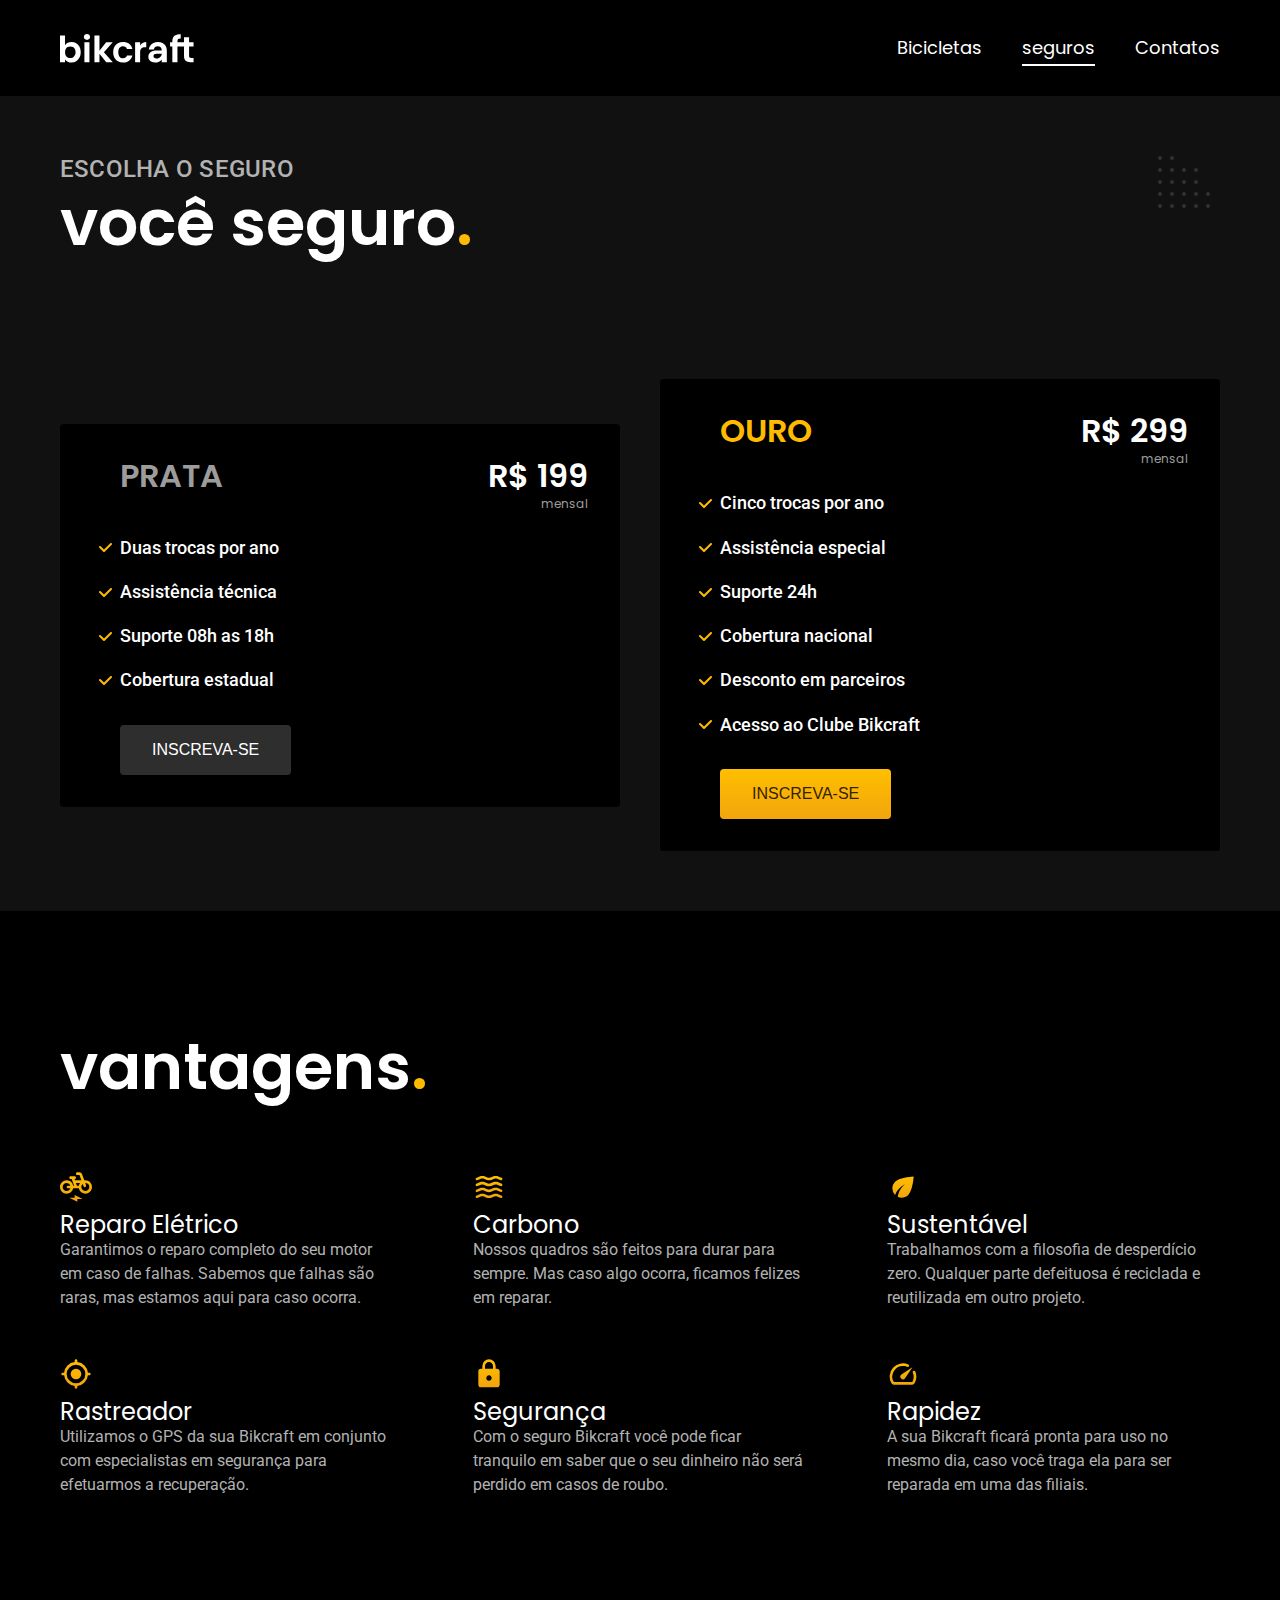
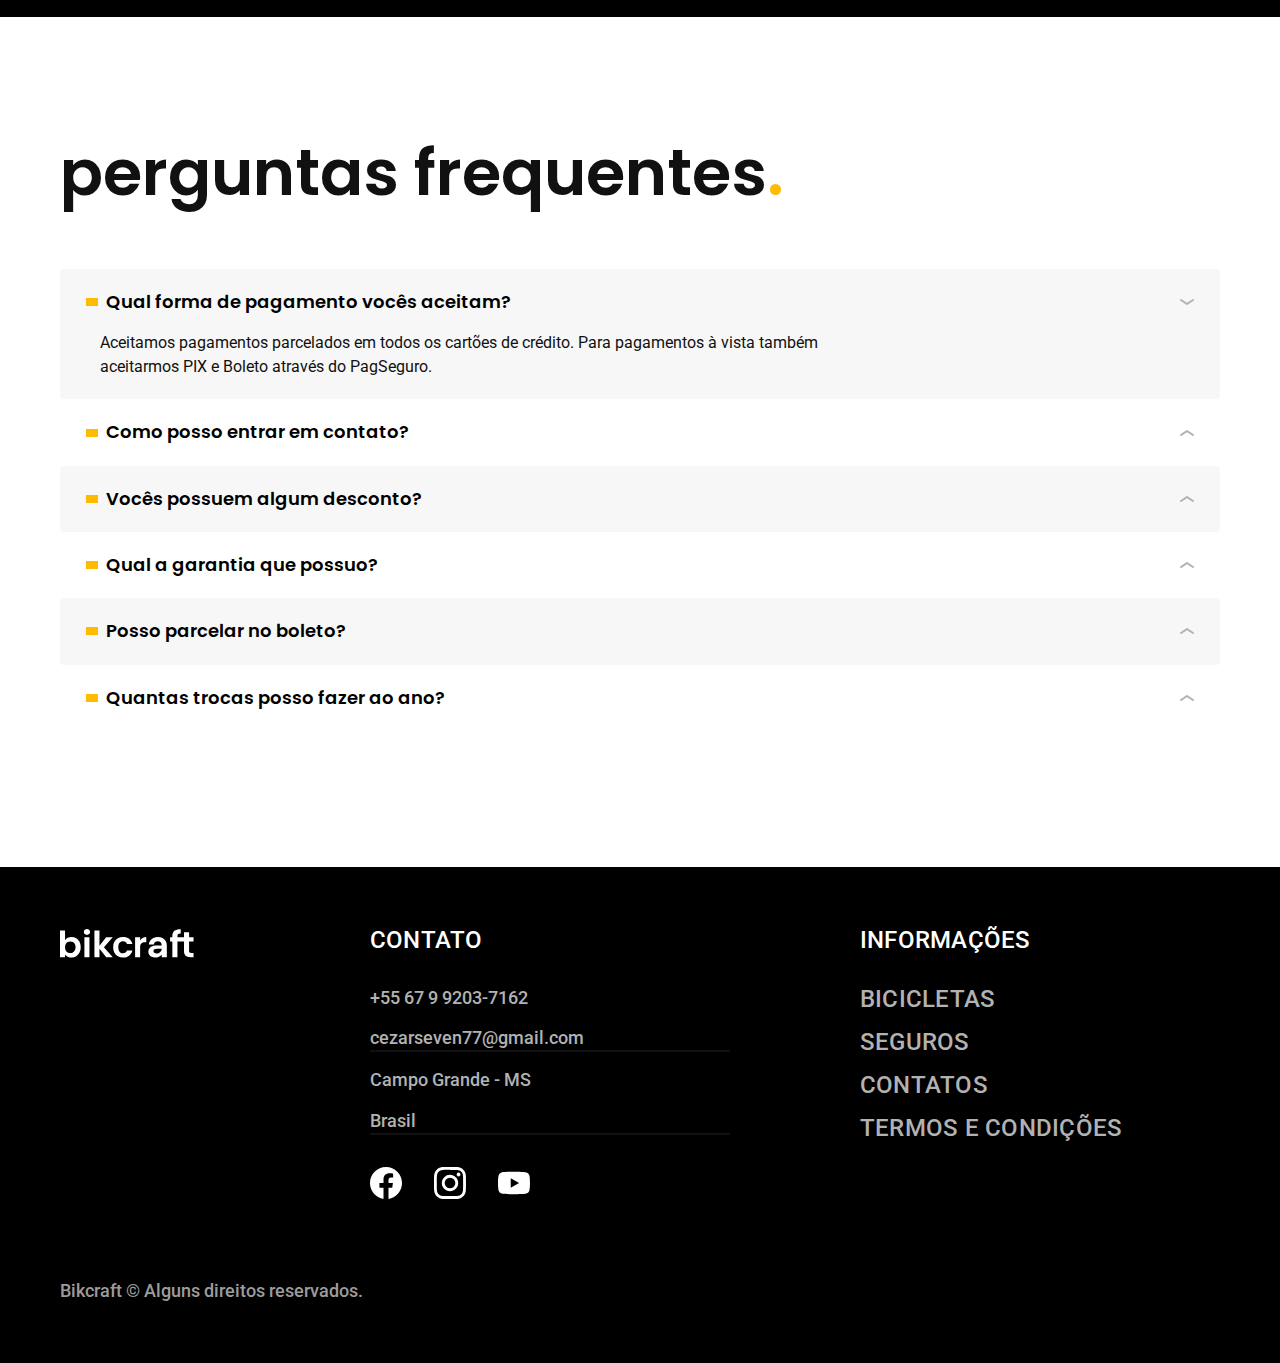
<file: seguros.html>
<!DOCTYPE html>
<html lang="pt-br">
<head>
    <meta charset="UTF-8">
    <meta name="viewport" content="width=device-width, initial-scale=1.0">
    <title>Seguros │ Bikcraft</title>
    <meta name="description" content="Termos e Condições">


    <link rel="preload" href="style.css/style.min.css" as="style">
    <link rel="stylesheet" href="style.css/style.min.css">
    
    <link rel="icon" href="favicon.svg" type="image/svg+xml">
    
    <link rel="preconnect" href="https://fonts.googleapis.com">
    <link rel="preconnect" href="https://fonts.gstatic.com" crossorigin>
    <link href="https://fonts.googleapis.com/css2?family=Merriweather:ital,wght@1,900&family=Poppins:wght@400;600&family=Roboto:wght@400;500&display=swap" rel="stylesheet">
<script>document.documentElement.classList.add("js");</script>
</head>
<body id="seguros">
    <header class="header-bg">
        <div class="header container">
            <a href="./" >
                <img src="img/bikcraft.svg" width="136" height="32" alt="Bikcraft">
            </a>
            <nav aria-label="primaria">
                <ul class="header-menu font-1-m cor-0">
                    <li><a href="../bicicletas.html">Bicicletas</a></li>
                    <li><a href="../seguros.html">seguros</a></li>
                    <li><a href="../contatos.html">Contatos</a></li>
                </ul>
        
            </nav>
        </div>
    </header>

    <main class="seguros-bg">
        <div class="titulo-bg">
            <div class="titulo container">
                <p class="font-2-l-b cor-5">Escolha o seguro</p>
                <h1 class="font-1-xxl cor-0">você seguro<span class="cor-p1">.</span></h1>
            </div>
        </div>
        
            <div class="seguros container">
                <div class="seguros-item fadeInLeft" data-anime="200">
                    <h3 class="font-1-xl cor-6">PRATA</h3>
                    <span class="font-1-xl cor-0">R$ 199 <span class="font-1-xs cor-6">mensal</span></span>
                    <ul class="font-2-m cor-0">
                        <li>Duas trocas por ano</li>
                        <li>Assistência técnica</li>
                        <li>Suporte 08h as 18h</li>
                        <li>Cobertura estadual</li>
                    </ul>
                    <a class="botao secundario" href="./orcamento.html?tipo=seguro&produto=prata">Inscreva-se</a>
    
                </div>
    
                <div class="seguros-item fadeInRight" data-anime="400">
                    <h3 class="font-1-xl cor-p1">OURO</h3>
                    <span class="font-1-xl cor-0">R$ 299 <span class="font-1-xs cor-6">mensal</span></span>
                    <ul class="font-2-m cor-0">
                       <li> Cinco trocas por ano</li>
                       <li> Assistência especial</li>
                       <li> Suporte 24h</li>
                       <li> Cobertura nacional</li>
                       <li> Desconto em parceiros</li>
                       <li> Acesso ao Clube Bikcraft</li>
                    </ul>
                    <a class="botao" href="./orcamento.html?tipo=seguro&produto=ouro">Inscreva-se</a>
                </div>
            </div>
        </main>

        <article class="vantagens-bg">
            <div class="vantagens container">
                <h2 class="font-1-xxl cor-0">vantagens<span class="cor-p1">.</span></h2>
                <ul>
                    <li>
                        <img src="./img/icones/eletrica.svg" width="32" height="32" alt="">
                        <h3 class="font-1-l cor-0">Reparo Elétrico</h3>
                        <p class="font-2-s cor-5">Garantimos o reparo completo do seu motor em caso de falhas. Sabemos que falhas são raras, mas estamos aqui para caso ocorra.</p>
                    </li>
                    <li>
                        <img src="./img/icones/carbono.svg" width="32" height="32" alt="">
                        <h3 class="font-1-l cor-0">Carbono</h3>
                        <p class="font-2-s cor-5">Nossos quadros são feitos para durar para sempre. Mas caso algo ocorra, ficamos felizes em reparar.</p>
                    </li>
                    <li>
                        <img src="./img/icones/sustentavel.svg" width="32" height="32" alt="">
                        <h3 class="font-1-l cor-0">Sustentável</h3>
                        <p class="font-2-s cor-5">Trabalhamos com a filosofia de desperdício zero. Qualquer parte defeituosa é reciclada e reutilizada em outro projeto.</p>
                    </li>
                    <li>
                        <img src="./img/icones/rastreador.svg" width="32" height="32" alt="">
                        <h3 class="font-1-l cor-0">Rastreador</h3>
                        <p class="font-2-s cor-5">Utilizamos o GPS da sua Bikcraft em conjunto com especialistas em segurança para efetuarmos a recuperação.</p>
                    </li>
                    <li>
                        <img src="./img/icones/seguro.svg" width="32" height="32" alt="">
                        <h3 class="font-1-l cor-0">Segurança</h3>
                        <p class="font-2-s cor-5">Com o seguro Bikcraft você pode ficar tranquilo em saber que o seu dinheiro não será perdido em casos de roubo.</p>
                    </li>
                    <li>
                        <img src="./img/icones/velocidade.svg" width="32" height="32" alt="">
                        <h3 class="font-1-l cor-0">Rapidez</h3>
                        <p class="font-2-s cor-5">A sua Bikcraft ficará pronta para uso no mesmo dia, caso você traga ela para ser reparada em uma das filiais.</p>
                    </li>
                </ul>
            </div>
        </article>

        <article class="perguntas container">
            <h2 class="font-1-xxl ">perguntas frequentes<span class="cor-p1">.</span></h2>
            <dl>
                <div>
                    <dt><button class="font-1-m-b " aria-controls="pergunta1" aria-expanded="true">Qual forma de pagamento vocês aceitam?</button></dt>
                    <dd id="pergunta1" class="font-2-s ativa">Aceitamos pagamentos parcelados em todos os cartões de crédito. Para pagamentos à vista também aceitarmos PIX e Boleto através do PagSeguro.</dd>
                </div>
                <div>
                    <dt><button class="font-1-m-b" aria-controls="pergunta2" aria-expanded="false">Como posso entrar em contato?</button></dt>
                    <dd id="pergunta2" class="font-2-s">Aceitamos pagamentos parcelados em todos os cartões de crédito. Para pagamentos à vista também aceitarmos PIX e Boleto através do PagSeguro.</dd>
                </div>
                <div>
                    <dt><button class="font-1-m-b" aria-controls="pergunta3" aria-expanded="false">Vocês possuem algum desconto?</button></dt>
                    <dd id="pergunta3" class="font-2-s">Aceitamos pagamentos parcelados em todos os cartões de crédito. Para pagamentos à vista também aceitarmos PIX e Boleto através do PagSeguro.</dd>
                </div>
                <div>
                    <dt><button class="font-1-m-b" aria-controls="pergunta4" aria-expanded="false">Qual a garantia que possuo?</button></dt>
                    <dd id="pergunta4" class="font-2-s">Aceitamos pagamentos parcelados em todos os cartões de crédito. Para pagamentos à vista também aceitarmos PIX e Boleto através do PagSeguro.</dd>
                </div>
                <div>
                    <dt><button class="font-1-m-b" aria-controls="pergunta5" aria-expanded="false">Posso parcelar no boleto?</button></dt>
                    <dd id="pergunta5" class="font-2-s">Aceitamos pagamentos parcelados em todos os cartões de crédito. Para pagamentos à vista também aceitarmos PIX e Boleto através do PagSeguro.</dd>
                </div>
                <div>
                    <dt><button class="font-1-m-b" aria-controls="pergunta6" aria-expanded="false">Quantas trocas posso fazer ao ano?</button></dt>
                    <dd id="pergunta6" class="font-2-s">Aceitamos pagamentos parcelados em todos os cartões de crédito. Para pagamentos à vista também aceitarmos PIX e Boleto através do PagSeguro.</dd>
                </div>
            </dl>


        </article>
        

    <footer class="footer-bg">
        <div class="footer container">
            <img src="img/bikcraft.svg" width="136" height="32" alt="bikcraft">
            <div class="footer-contato">
                <h3 class="font-2-l-b cor-0">Contato</h3>
                <ul class="font-2-m cor-5">
                    <li><a href="tel:+5567992037162">+55 67 9 9203-7162</a></li>
                    <li><a href="mailto:cezarseven77@gmail.com">cezarseven77@gmail.com</a></li>
                    <li>Campo Grande - MS</li>
                    <li>Brasil</li>
                </ul>
                <div class="footer-redes">
                    <a href="./">
                        <img src="./img/redes/facebook.svg" width="32" height="32" alt="facebook">
                    </a>
                    <a href="./">
                        <img src="./img/redes/instagram.svg" width="32" height="32" alt="instagram">
                    </a>
                    <a href="./">
                        <img src="./img/redes/youtube.svg" width="32" height="32" alt="youtube">
                    </a>
                </div>
            </div>
                <div class="footer-informacoes">
                    <h3 class="font-2-l-b cor-0">Informações</h3>
                    <nav>
                        <ul class="font-2-l-b cor-5">
                            <li><a href="./bicicletas.html">Bicicletas</a></li>
                            <li><a href="./seguros.html">seguros</a></li>
                            <li><a href="./contatos.html">Contatos</a></li>
                            <li><a href="./termos.html">Termos e Condições</a></li>
                        </ul>
                    </nav> 
                </div>
                <p class="footer-copy font-2-m cor-6">Bikcraft © Alguns direitos reservados.</p>
        </div>
    </footer>

    <script src="./js/pluging/simple-anime.js"></script>
    <script src="./js/script.js"></script>
</body>
</html>
</file>
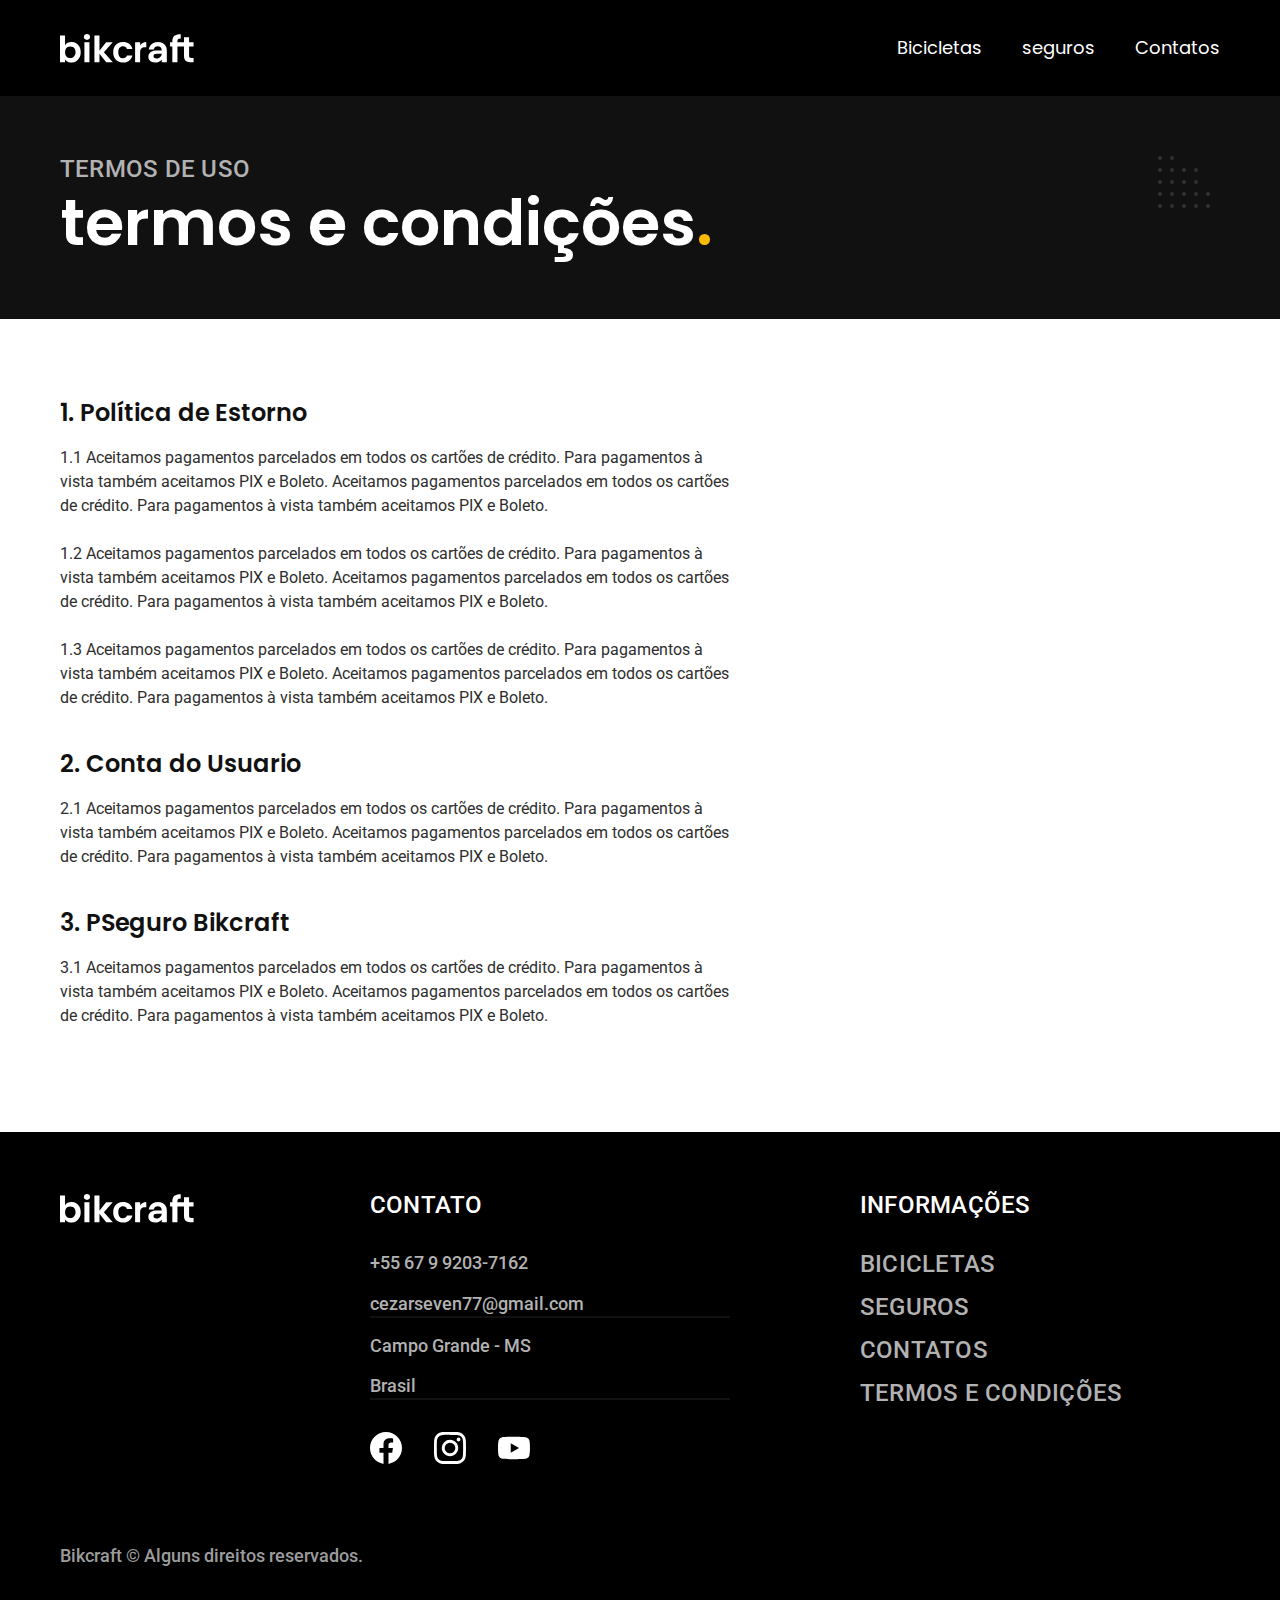
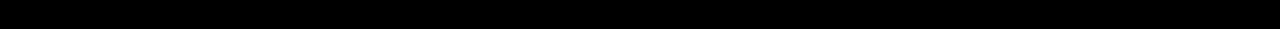
<file: termos.html>
<!DOCTYPE html>
<html lang="pt-br">
<head>
    <meta charset="UTF-8">
    <meta name="viewport" content="width=device-width, initial-scale=1.0">
    <title>Termos e Condições │ Bikcraft</title>
    <meta name="description" content="Termos e Condições">


    <link rel="preload" href="style.css/style.min.css" as="style">
    <link rel="stylesheet" href="style.css/style.min.css">
    
    <link rel="icon" href="favicon.svg" type="image/svg+xml">
    
    <link rel="preconnect" href="https://fonts.googleapis.com">
    <link rel="preconnect" href="https://fonts.gstatic.com" crossorigin>
    <link href="https://fonts.googleapis.com/css2?family=Merriweather:ital,wght@1,900&family=Poppins:wght@400;600&family=Roboto:wght@400;500&display=swap" rel="stylesheet">
<script>document.documentElement.classList.add("js");</script>
</head>
<body id="termos">
    <header class="header-bg">
        <div class="header container">
            <a href="./" >
                <img src="img/bikcraft.svg" width="136" height="32" alt="Bikcraft">
            </a>
            <nav aria-label="primaria">
                <ul class="header-menu font-1-m cor-0">
                    <li><a href="../bicicletas.html">Bicicletas</a></li>
                    <li><a href="../seguros.html">seguros</a></li>
                    <li><a href="../contatos.html">Contatos</a></li>
                </ul>
        
            </nav>
        </div>
    </header>

    <main>
        <div class="titulo-bg">
            <div class="titulo container">
                <p class="font-2-l-b cor-5">Termos de uso</p>
                <h1 class="font-1-xxl cor-0">termos e condições<span class="cor-p1">.</span></h1>
            </div>
        </div>

        <div class="termo font-2-s cor-10 container">
            <h2 class="font-1-l cor-11">1. Política de Estorno</h2>
                <p>1.1 Aceitamos pagamentos parcelados em todos os cartões de crédito. Para pagamentos à vista também aceitamos PIX e Boleto. Aceitamos pagamentos parcelados em todos os cartões de crédito. Para pagamentos à vista também aceitamos PIX e Boleto.</p>
                <p>1.2 Aceitamos pagamentos parcelados em todos os cartões de crédito. Para pagamentos à vista também aceitamos PIX e Boleto. Aceitamos pagamentos parcelados em todos os cartões de crédito. Para pagamentos à vista também aceitamos PIX e Boleto.</p>
                <p>1.3 Aceitamos pagamentos parcelados em todos os cartões de crédito. Para pagamentos à vista também aceitamos PIX e Boleto. Aceitamos pagamentos parcelados em todos os cartões de crédito. Para pagamentos à vista também aceitamos PIX e Boleto.</p>
            
            <h2 class="font-1-l cor-11">2. Conta do Usuario</h2>
                <p>2.1 Aceitamos pagamentos parcelados em todos os cartões de crédito. Para pagamentos à vista também aceitamos PIX e Boleto. Aceitamos pagamentos parcelados em todos os cartões de crédito. Para pagamentos à vista também aceitamos PIX e Boleto.</p>

            <h2 class="font-1-l cor-11">3. PSeguro Bikcraft</h2>
                <p>3.1 Aceitamos pagamentos parcelados em todos os cartões de crédito. Para pagamentos à vista também aceitamos PIX e Boleto. Aceitamos pagamentos parcelados em todos os cartões de crédito. Para pagamentos à vista também aceitamos PIX e Boleto.</p>

        </div>
    </main>

    <footer class="footer-bg">
        <div class="footer container">
            <img src="img/bikcraft.svg" width="136" height="32" alt="bikcraft">
            <div class="footer-contato">
                <h3 class="font-2-l-b cor-0">Contato</h3>
                <ul class="font-2-m cor-5">
                    <li><a href="tel:+5567992037162">+55 67 9 9203-7162</a></li>
                    <li><a href="mailto:cezarseven77@gmail.com">cezarseven77@gmail.com</a></li>
                    <li>Campo Grande - MS</li>
                    <li>Brasil</li>
                </ul>
                <div class="footer-redes">
                    <a href="./">
                        <img src="./img/redes/facebook.svg" width="32" height="32" alt="facebook">
                    </a>
                    <a href="./">
                        <img src="./img/redes/instagram.svg" width="32" height="32" alt="instagram">
                    </a>
                    <a href="./">
                        <img src="./img/redes/youtube.svg" width="32" height="32" alt="youtube">
                    </a>
                </div>
            </div>
                <div class="footer-informacoes">
                    <h3 class="font-2-l-b cor-0">Informações</h3>
                    <nav>
                        <ul class="font-2-l-b cor-5">
                            <li><a href="./bicicletas.html">Bicicletas</a></li>
                            <li><a href="./seguros.html">seguros</a></li>
                            <li><a href="./contatos.html">Contatos</a></li>
                            <li><a href="./termos.html">Termos e Condições</a></li>
                        </ul>
                    </nav> 
                </div>
                <p class="footer-copy font-2-m cor-6">Bikcraft © Alguns direitos reservados.</p>
        </div>
    </footer>

    <script src="./js/script.js"></script>
</body>
</html>
</file>
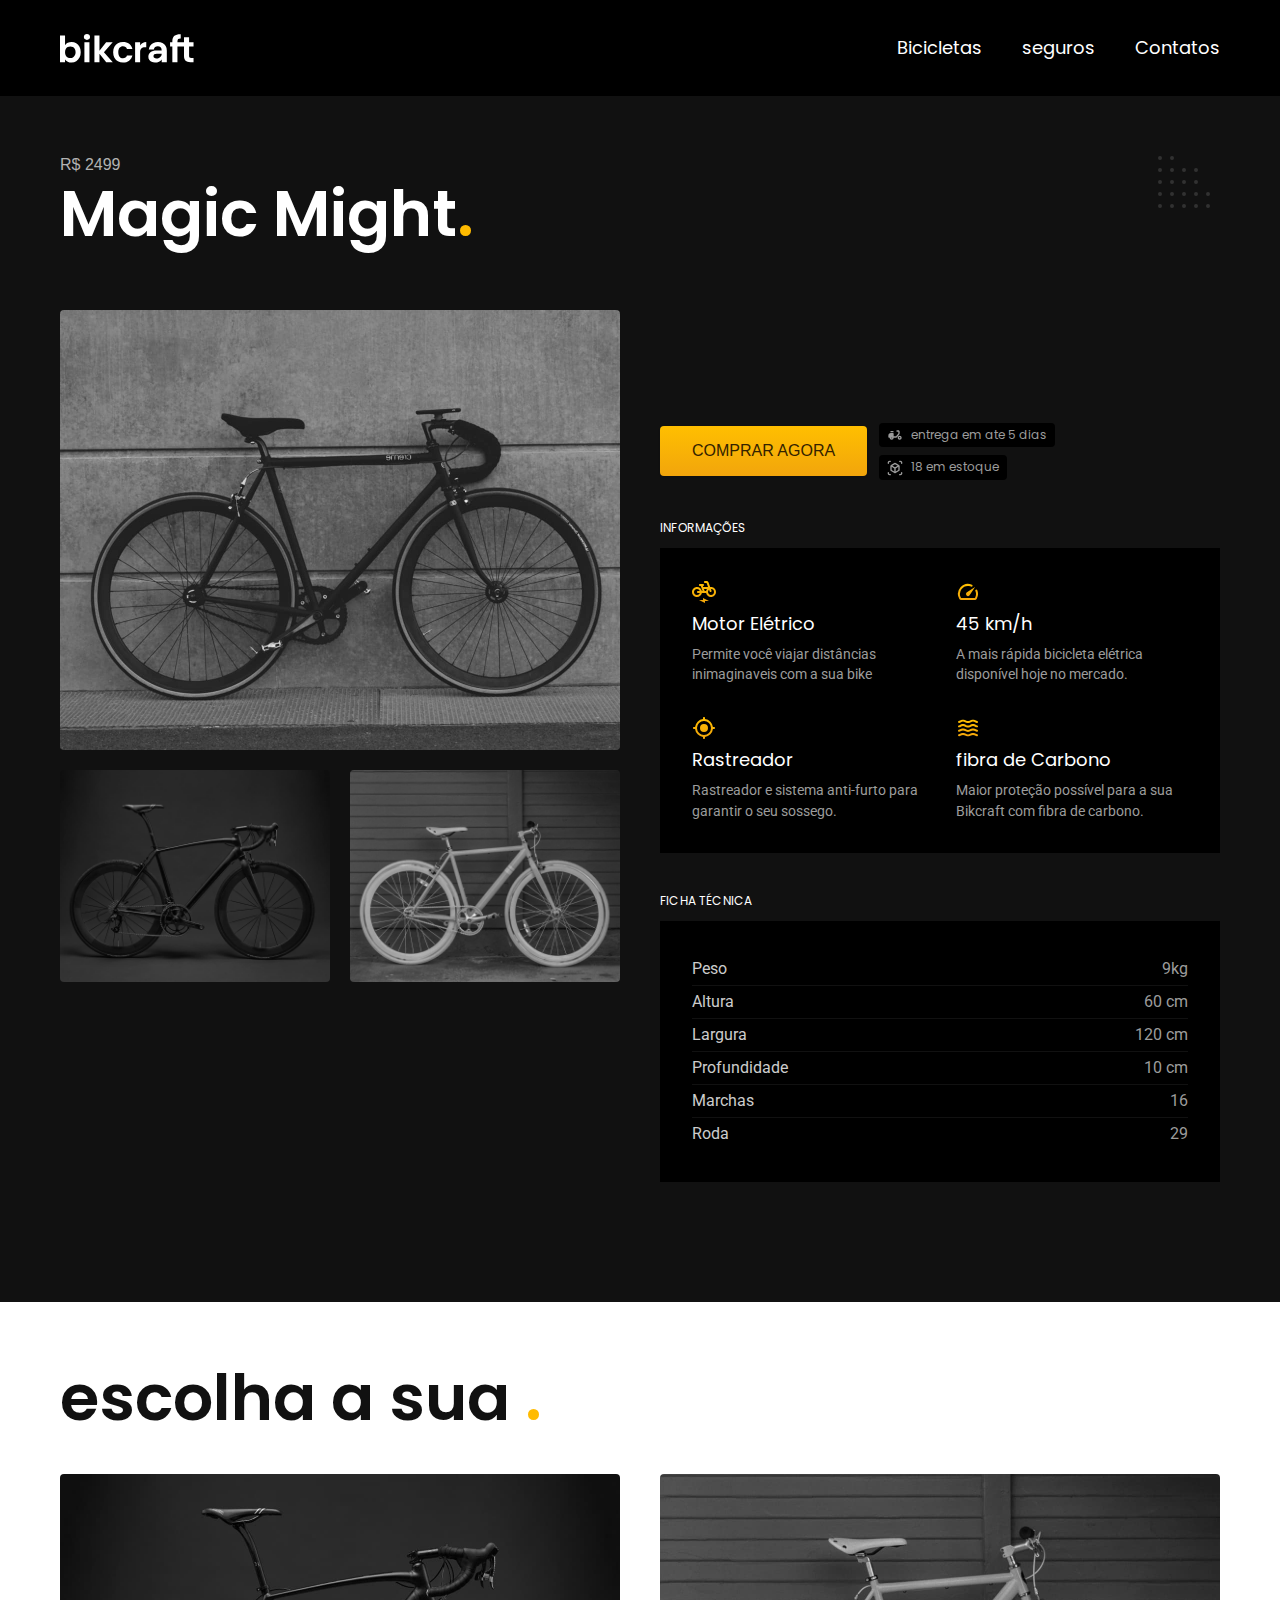
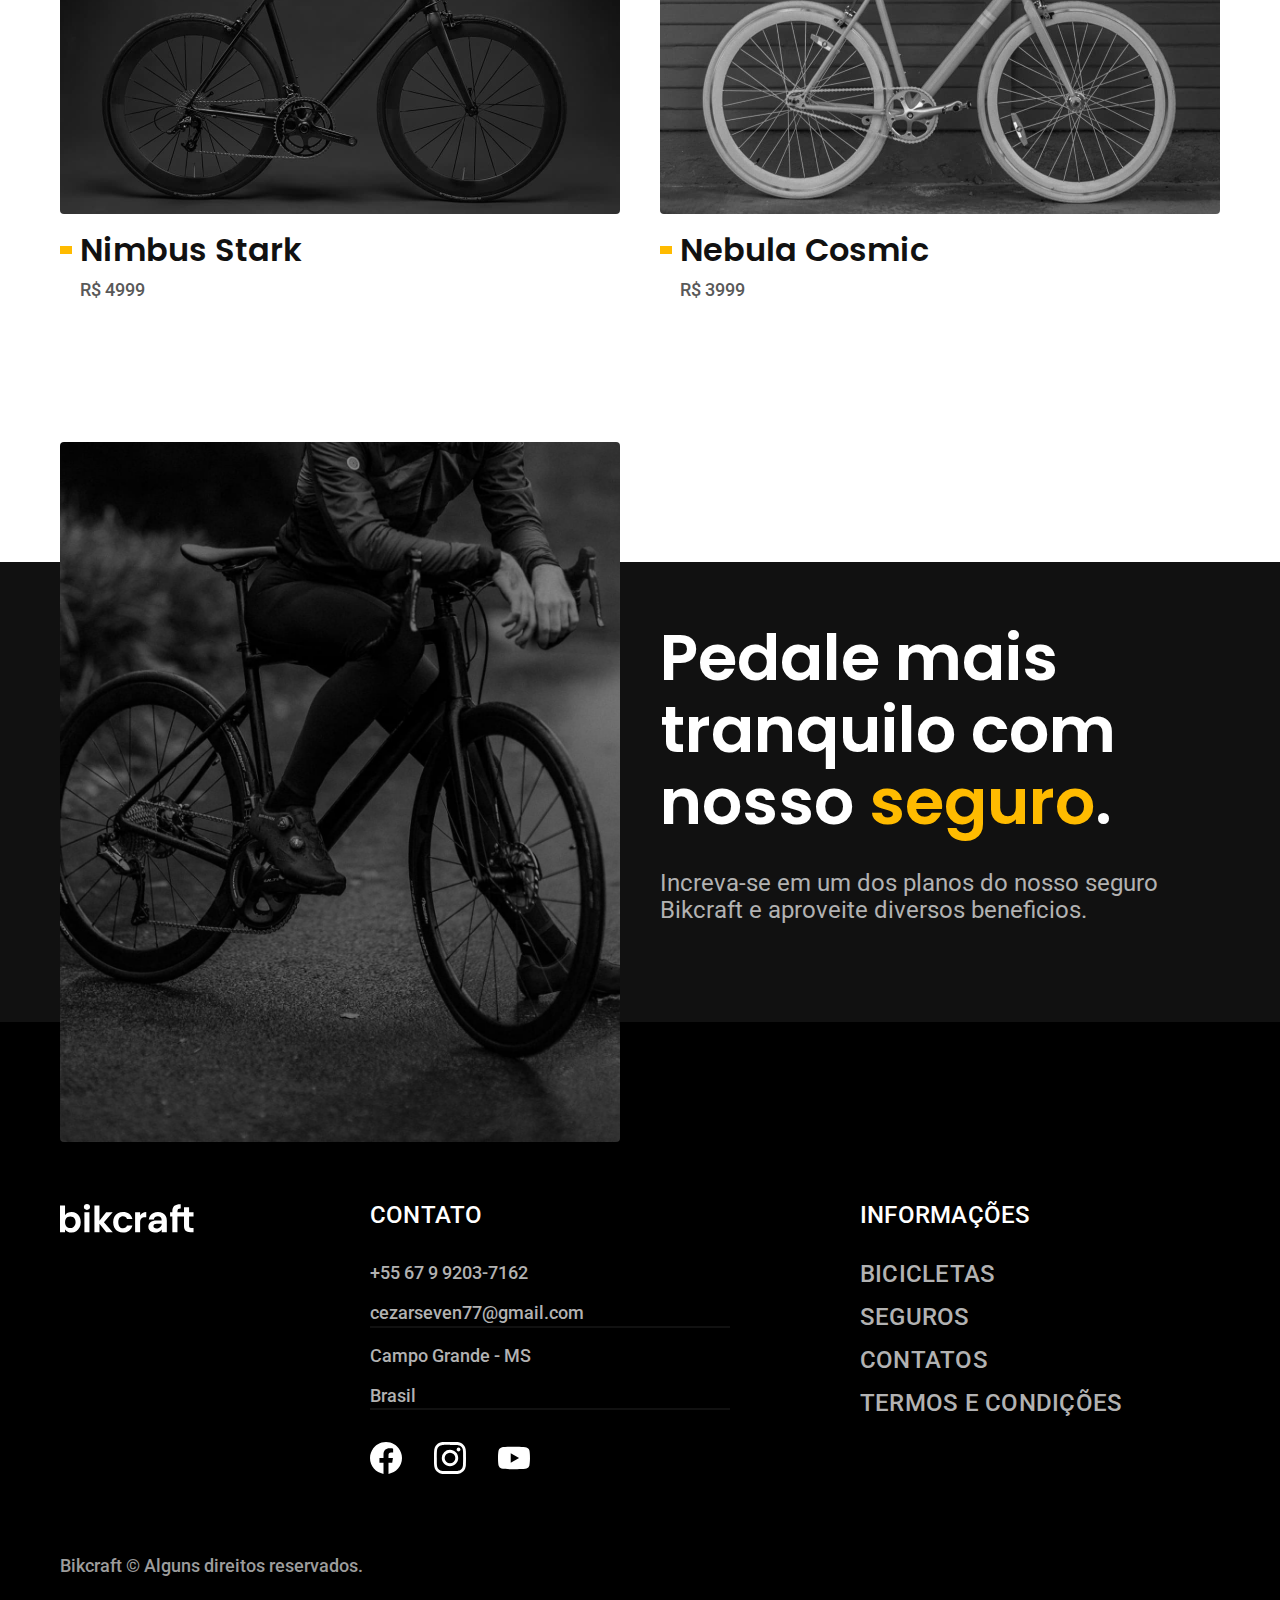
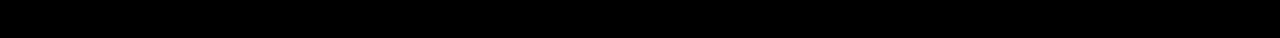
<file: bicicletas/magic.html>
<!DOCTYPE html>
<html lang="pt-br">
<head>
    <meta charset="UTF-8">
    <meta name="viewport" content="width=device-width, initial-scale=1.0">
    <title>Magic │ Bikcraft</title>
    <meta name="description" content="Magic">


    <link rel="stylesheet" href="../style.css/style.min.css">
    <link rel="icon" href="../favicon.svg" type="image/svg+xml">
    
    <link rel="preconnect" href="https://fonts.googleapis.com">
    <link rel="preconnect" href="https://fonts.gstatic.com" crossorigin>
    <link href="https://fonts.googleapis.com/css2?family=Merriweather:ital,wght@1,900&family=Poppins:wght@400;600&family=Roboto:wght@400;500&display=swap" rel="stylesheet">
<script>document.documentElement.classList.add("js");</script>
</head>
<body id="bicicleta">
    <header class="header-bg">
        <div class="header container">
            <a href="../" >
                <img src="../img/bikcraft.svg" alt="Bikcraft">
            </a>
            <nav aria-label="primaria">
                <ul class="header-menu font-1-m cor-0">
                    <li><a href="../bicicletas.html">Bicicletas</a></li>
                    <li><a href="../seguros.html">seguros</a></li>
                    <li><a href="../contatos.html">Contatos</a></li>
                </ul>
        
            </nav>
        </div>
    </header>

    <main class="titulo-bg">
        <div >
            <div class="titulo container">
                <p class="font-2-lx cor-5">R$ 2499</p>
                <h1 class="font-1-xxl cor-0">Magic Might<span class="cor-p1">.</span></h1>
            </div>
        </div>
        <div class="bicicleta container">
            <div class="bicicleta-imagens">
                <img src="../img/bicicleta/nimbus2.jpg" alt="Bicicleta 1">
                <img src="../img/bicicleta/nimbus1.jpg" alt="Bicicleta 2">
                <img src="../img/bicicleta/nimbus3.jpg" alt="Bicicleta 3">
            </div>
            <div class="bicicleta-conteudo">
                <p class="font-2-l cor 5">A Magic Might é a melhor Bikcraft já criada pela nossa equipe.
                     Ela vem equipada com os melhores acessórios, o que garante maior
                      velocidade</p>
                    <div class="bicicleta-comprar">
                        <a class="botao" href="../orcamento.html?tipo=bikcraft&produto=magic">Comprar Agora</a>
                        <span class="font-1-xs cor-6"> <img src="../img/icones/entrega.svg" alt=""> entrega em ate 5 dias</span>
                        <span class="font-1-xs cor-6"> <img src="../img/icones/estoque.svg" alt=""> 18 em estoque</span>
                    </div>
            
            <h2 class="font-1-xs cor-0">Informações</h2>
                <ul class="bicicleta-informacoes">
                    <li>
                        <img src="../img/icones/eletrica.svg" alt="">
                        <h3 class="font-1-m cor-0">Motor Elétrico</h3>
                        <p class="font-2-xs cor-6">Permite você viajar distâncias inimaginaveis com a sua bike</p>
                    </li>
                    <li>
                        <img src="../img/icones/velocidade.svg" alt="">
                        <h3 class="font-1-m cor-0">45 km/h</h3>
                        <p class="font-2-xs cor-6">A mais rápida bicicleta elétrica disponível hoje no mercado.</p>
                    </li>
                    <li>
                        <img src="../img/icones/rastreador.svg" alt="">
                        <h3 class="font-1-m cor-0">Rastreador</h3>
                        <p class="font-2-xs cor-6">Rastreador e sistema anti-furto para garantir o seu sossego.</p>
                    </li>
                    <li>
                        <img src="../img/icones/carbono.svg" alt="">
                        <h3 class="font-1-m cor-0">fibra de Carbono</h3>
                        <p class="font-2-xs cor-6">Maior proteção possível para a sua Bikcraft com fibra de carbono.</p>
                    </li>
                </ul>
            
            <h2 class="font-1-xs cor-0">Ficha Técnica</h2>
                <ul class="bicicleta-ficha font-2-s cor-4">
                    <li>Peso <span>9kg</span></li>
                    <li>Altura <span>60 cm</span></li>
                    <li>Largura <span>120 cm</span></li>
                    <li>Profundidade <span>10 cm</span></li>
                    <li>Marchas <span>16</span></li>
                    <li>Roda <span>29</span></li>
                </ul>
            </div>
        </div>
    </main>
    
    <article class="bicicletas-lista container">
        <h2 class="font-1-xxl ">escolha a sua <span class="cor-p1">.</span> </h2>
        
        <ul>
            <li>
                <a href="./nimbus.html">
                    <img src="../img/bicicletas/nimbus.jpg" alt="Bicicleta preta">
                    <h3 class="font-1-xl">Nimbus Stark</h3>
                    <span class="font-2-m cor-8">R$ 4999</span>
                </a>
            </li>
            <li>
                <a href="./nebula.html">
                    <img src="../img/bicicletas/nebula.jpg" alt="Bicicleta preta">
                    <h3 class="font-1-xl">Nebula Cosmic</h3>
                    <span class="font-2-m cor-8">R$ 3999</span>
                </a>
            </li>
        </ul>
    </article>

    <article class="seguro-bg">
        <div class="seguro container">
            <div class="seguro-imagem">
                <img src="../img/fotos/seguros.jpg" alt="Pessoa parada em cima de uma bicicleta.">
            </div>
            <div class="seguro-conteudo">
                <h2 class="font-1-xxl cor-0">Pedale mais tranquilo com nosso <span class="cor-p1">seguro</span>.</h2>
                <p class="font-2-l cor-5">Increva-se em um dos planos do nosso seguro Bikcraft e aproveite diversos beneficios.</p>
                <a href="../seguros.html">Conheça Mais</a>      
            </div>


        </div>
    </article>
            
    <footer class="footer-bg">
        <div class="footer container">
            <img src="../img/bikcraft.svg" alt="bikcraft">
            <div class="footer-contato">
                <h3 class="font-2-l-b cor-0">Contato</h3>
                <ul class="font-2-m cor-5">
                    <li><a href="tel:+5567992037162">+55 67 9 9203-7162</a></li>
                    <li><a href="mailto:cezarseven77@gmail.com">cezarseven77@gmail.com</a></li>
                    <li>Campo Grande - MS</li>
                    <li>Brasil</li>
                </ul>
                <div class="footer-redes">
                    <a href="../">
                        <img src="../img/redes/facebook.svg" alt="facebook">
                    </a>
                    <a href="../">
                        <img src="../img/redes/instagram.svg" alt="instagram">
                    </a>
                    <a href="../">
                        <img src="../img/redes/youtube.svg" alt="youtube">
                    </a>
                </div>
            </div>
                <div class="footer-informacoes">
                    <h3 class="font-2-l-b cor-0">Informações</h3>
                    <nav>
                        <ul class="font-2-l-b cor-5">
                            <li><a href="../bicicletas.html">Bicicletas</a></li>
                            <li><a href="../seguros.html">seguros</a></li>
                            <li><a href="../contatos.html">Contatos</a></li>
                            <li><a href="../termos.html">Termos e Condições</a></li>
                        </ul>
                    </nav> 
                </div>
                <p class="footer-copy font-2-m cor-6">Bikcraft © Alguns direitos reservados.</p>
        </div>
    </footer>

    
    <script src="../js/script.js"></script>
</body>
</html>
</file>
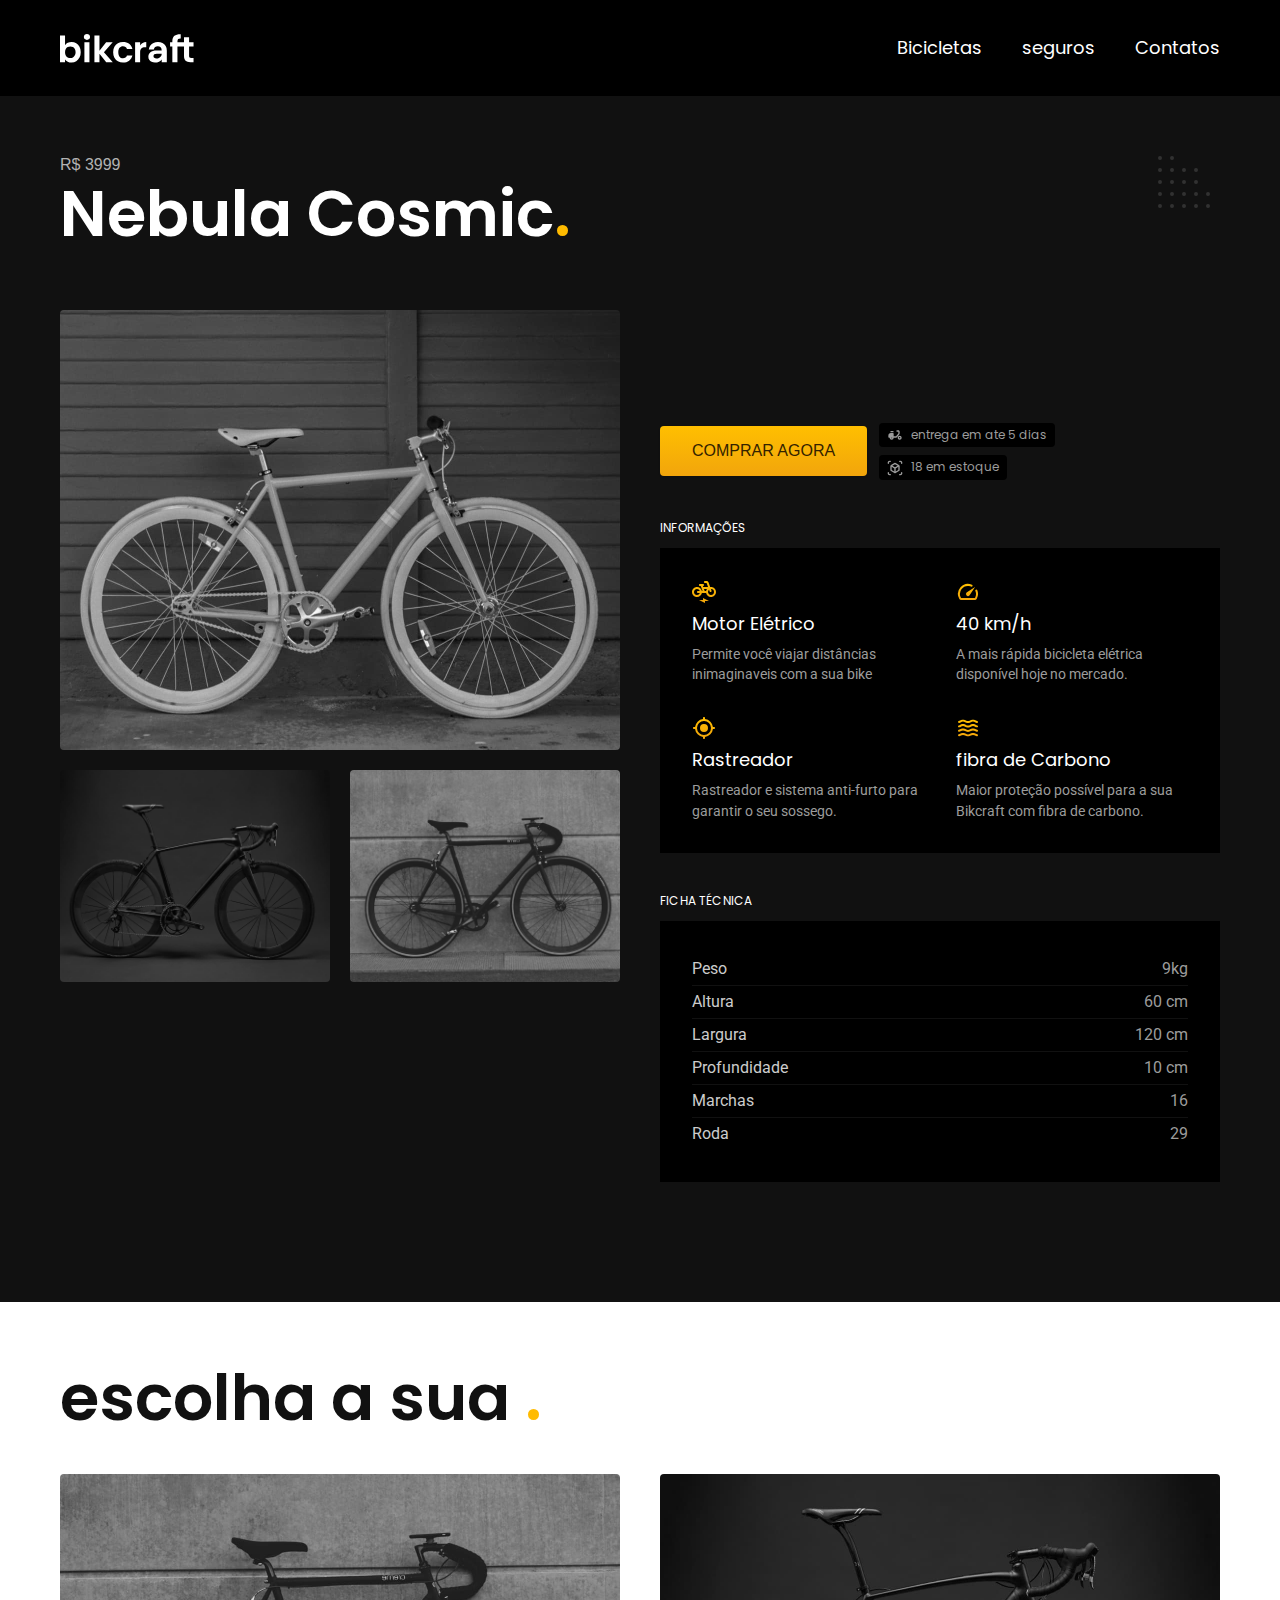
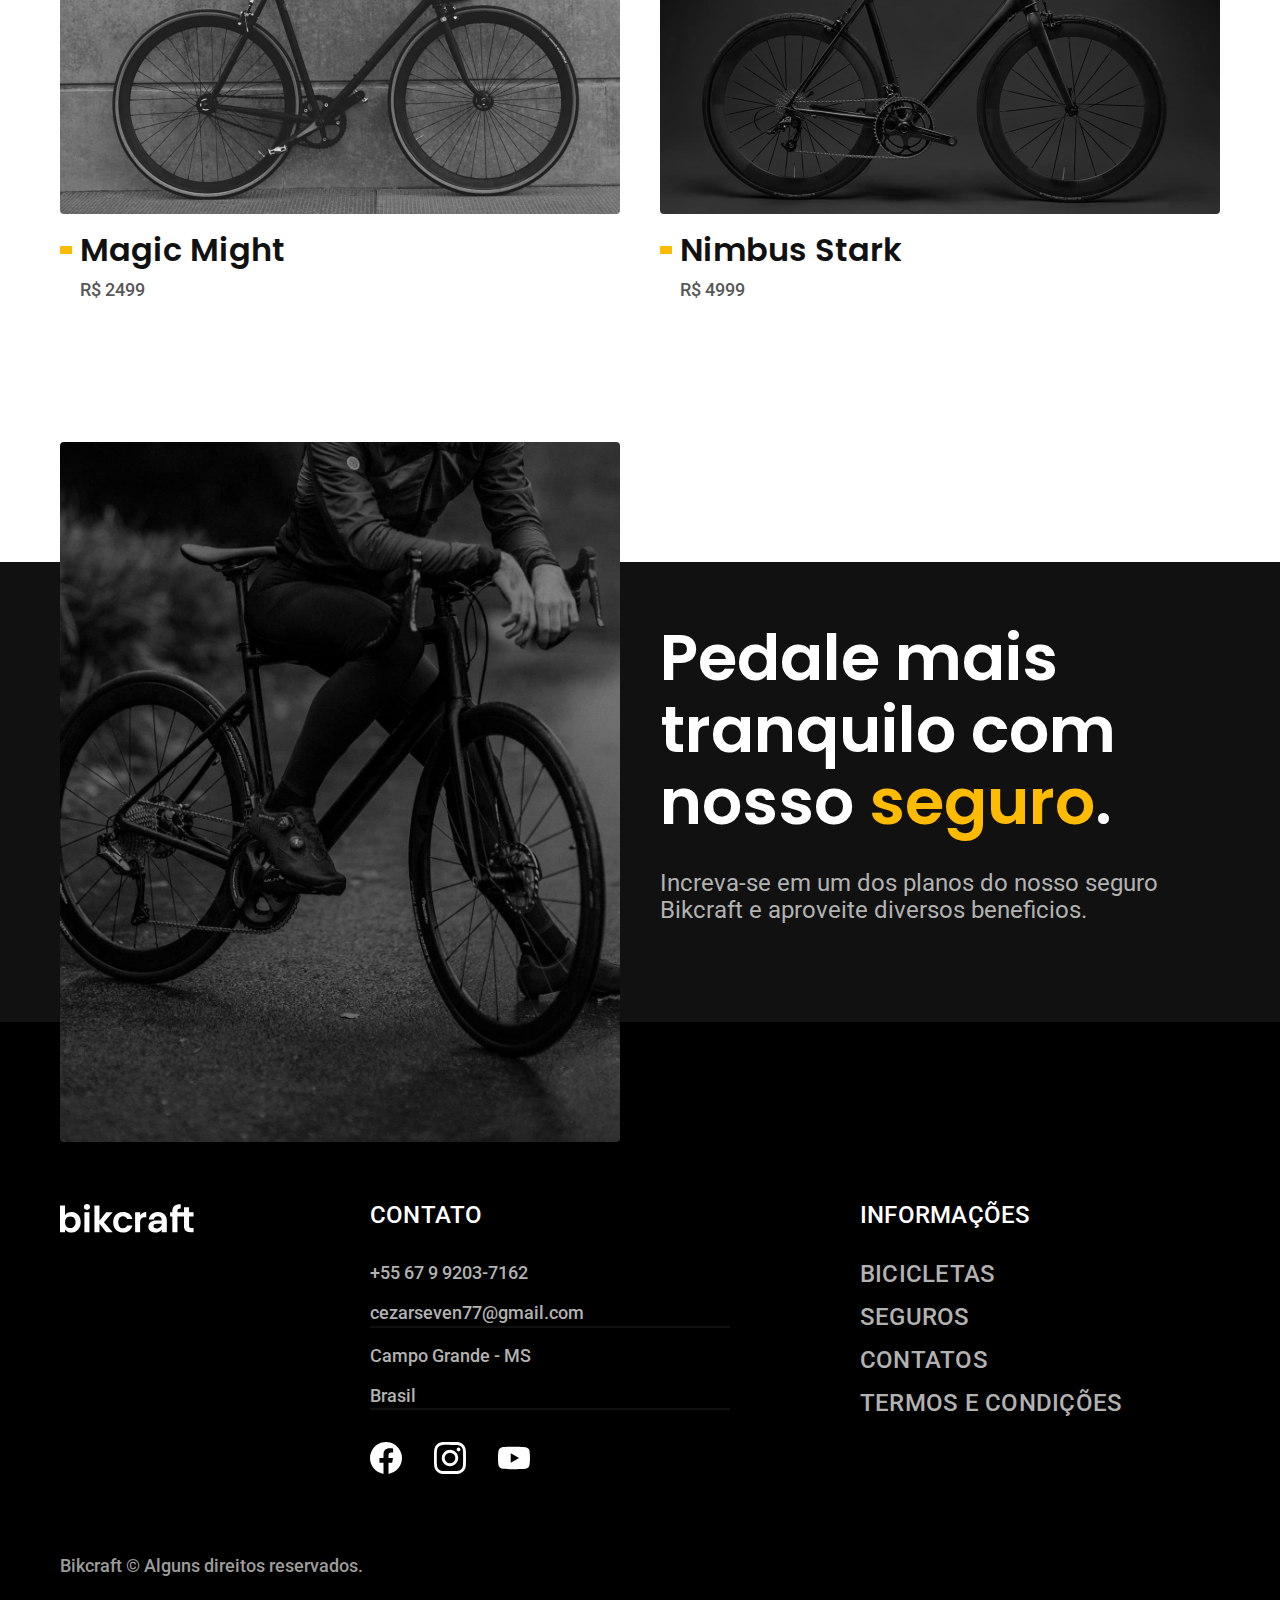
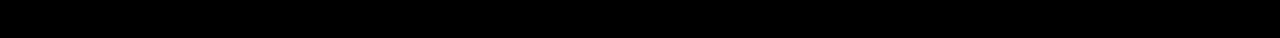
<file: bicicletas/nebula.html>
<!DOCTYPE html>
<html lang="pt-br">
<head>
    <meta charset="UTF-8">
    <meta name="viewport" content="width=device-width, initial-scale=1.0">
    <title>Nebula │ Bikcraft</title>
    <meta name="description" content="Nebula">


    <link rel="stylesheet" href="../style.css/style.min.css">
    <link rel="icon" href="../favicon.svg" type="image/svg+xml">
    
    <link rel="preconnect" href="https://fonts.googleapis.com">
    <link rel="preconnect" href="https://fonts.gstatic.com" crossorigin>
    <link href="https://fonts.googleapis.com/css2?family=Merriweather:ital,wght@1,900&family=Poppins:wght@400;600&family=Roboto:wght@400;500&display=swap" rel="stylesheet">
<script>document.documentElement.classList.add("js");</script>
</head>
<body id="bicicleta">
    <header class="header-bg">
        <div class="header container">
            <a href="../" >
                <img src="../img/bikcraft.svg" alt="Bikcraft">
            </a>
            <nav aria-label="primaria">
                <ul class="header-menu font-1-m cor-0">
                    <li><a href="../bicicletas.html">Bicicletas</a></li>
                    <li><a href="../seguros.html">seguros</a></li>
                    <li><a href="../contatos.html">Contatos</a></li>
                </ul>
        
            </nav>
        </div>
    </header>

    <main class="titulo-bg">
        <div >
            <div class="titulo container">
                <p class="font-2-lx cor-5">R$ 3999</p>
                <h1 class="font-1-xxl cor-0">Nebula Cosmic<span class="cor-p1">.</span></h1>
            </div>
        </div>
        <div class="bicicleta container">
            <div class="bicicleta-imagens">
                <img src="../img/bicicleta/nimbus3.jpg" alt="Bicicleta 1">
                <img src="../img/bicicleta/nimbus1.jpg" alt="Bicicleta 2">
                <img src="../img/bicicleta/nimbus2.jpg" alt="Bicicleta 3">
            </div>
            <div class="bicicleta-conteudo">
                <p class="font-2-l cor 5">A Nebula Cosmic é a melhor Bikcraft já criada pela nossa equipe.
                     Ela vem equipada com os melhores acessórios, o que garante maior
                      velocidade</p>
                    <div class="bicicleta-comprar">
                        <a class="botao" href="../orcamento.html?tipo=bikcraft&produto=nebula">Comprar Agora</a>
                        <span class="font-1-xs cor-6"> <img src="../img/icones/entrega.svg" alt=""> entrega em ate 5 dias</span>
                        <span class="font-1-xs cor-6"> <img src="../img/icones/estoque.svg" alt=""> 18 em estoque</span>
                    </div>
            
            <h2 class="font-1-xs cor-0">Informações</h2>
                <ul class="bicicleta-informacoes">
                    <li>
                        <img src="../img/icones/eletrica.svg" alt="">
                        <h3 class="font-1-m cor-0">Motor Elétrico</h3>
                        <p class="font-2-xs cor-6">Permite você viajar distâncias inimaginaveis com a sua bike</p>
                    </li>
                    <li>
                        <img src="../img/icones/velocidade.svg" alt="">
                        <h3 class="font-1-m cor-0">40 km/h</h3>
                        <p class="font-2-xs cor-6">A mais rápida bicicleta elétrica disponível hoje no mercado.</p>
                    </li>
                    <li>
                        <img src="../img/icones/rastreador.svg" alt="">
                        <h3 class="font-1-m cor-0">Rastreador</h3>
                        <p class="font-2-xs cor-6">Rastreador e sistema anti-furto para garantir o seu sossego.</p>
                    </li>
                    <li>
                        <img src="../img/icones/carbono.svg" alt="">
                        <h3 class="font-1-m cor-0">fibra de Carbono</h3>
                        <p class="font-2-xs cor-6">Maior proteção possível para a sua Bikcraft com fibra de carbono.</p>
                    </li>
                </ul>
            
            <h2 class="font-1-xs cor-0">Ficha Técnica</h2>
                <ul class="bicicleta-ficha font-2-s cor-4">
                    <li>Peso <span>9kg</span></li>
                    <li>Altura <span>60 cm</span></li>
                    <li>Largura <span>120 cm</span></li>
                    <li>Profundidade <span>10 cm</span></li>
                    <li>Marchas <span>16</span></li>
                    <li>Roda <span>29</span></li>
                </ul>
            </div>
        </div>
    </main>
    
    <article class="bicicletas-lista container">
        <h2 class="font-1-xxl ">escolha a sua <span class="cor-p1">.</span> </h2>
        
        <ul>
            <li>
                <a href="./magic.html">
                    <img src="../img/bicicletas/magic.jpg" alt="Bicicleta preta">
                    <h3 class="font-1-xl">Magic Might</h3>
                    <span class="font-2-m cor-8">R$ 2499</span>
                </a>
            </li>
            <li>
                <a href="./nimbus.html">
                    <img src="../img/bicicletas/nimbus.jpg" alt="Bicicleta preta">
                    <h3 class="font-1-xl">Nimbus Stark</h3>
                    <span class="font-2-m cor-8">R$ 4999</span>
                </a>
            </li>
        </ul>
    </article>

    <article class="seguro-bg">
        <div class="seguro container">
            <div class="seguro-imagem">
                <img src="../img/fotos/seguros.jpg" alt="Pessoa parada em cima de uma bicicleta.">
            </div>
            <div class="seguro-conteudo">
                <h2 class="font-1-xxl cor-0">Pedale mais tranquilo com nosso <span class="cor-p1">seguro</span>.</h2>
                <p class="font-2-l cor-5">Increva-se em um dos planos do nosso seguro Bikcraft e aproveite diversos beneficios.</p>
                <a href="../seguros.html">Conheça Mais</a>      
            </div>


        </div>
    </article>
            
                               



        











    <footer class="footer-bg">
        <div class="footer container">
            <img src="../img/bikcraft.svg" alt="bikcraft">
            <div class="footer-contato">
                <h3 class="font-2-l-b cor-0">Contato</h3>
                <ul class="font-2-m cor-5">
                    <li><a href="tel:+5567992037162">+55 67 9 9203-7162</a></li>
                    <li><a href="mailto:cezarseven77@gmail.com">cezarseven77@gmail.com</a></li>
                    <li>Campo Grande - MS</li>
                    <li>Brasil</li>
                </ul>
                <div class="footer-redes">
                    <a href="../">
                        <img src="../img/redes/facebook.svg" alt="facebook">
                    </a>
                    <a href="../">
                        <img src="../img/redes/instagram.svg" alt="instagram">
                    </a>
                    <a href="../">
                        <img src="../img/redes/youtube.svg" alt="youtube">
                    </a>
                </div>
            </div>
                <div class="footer-informacoes">
                    <h3 class="font-2-l-b cor-0">Informações</h3>
                    <nav>
                        <ul class="font-2-l-b cor-5">
                            <li><a href="../bicicletas.html">Bicicletas</a></li>
                            <li><a href="../seguros.html">seguros</a></li>
                            <li><a href="../contatos.html">Contatos</a></li>
                            <li><a href="../termos.html">Termos e Condições</a></li>
                        </ul>
                    </nav> 
                </div>
                <p class="footer-copy font-2-m cor-6">Bikcraft © Alguns direitos reservados.</p>
        </div>
    </footer>

    
    <script src="../js/script.js"></script>
</body>
</html>
</file>
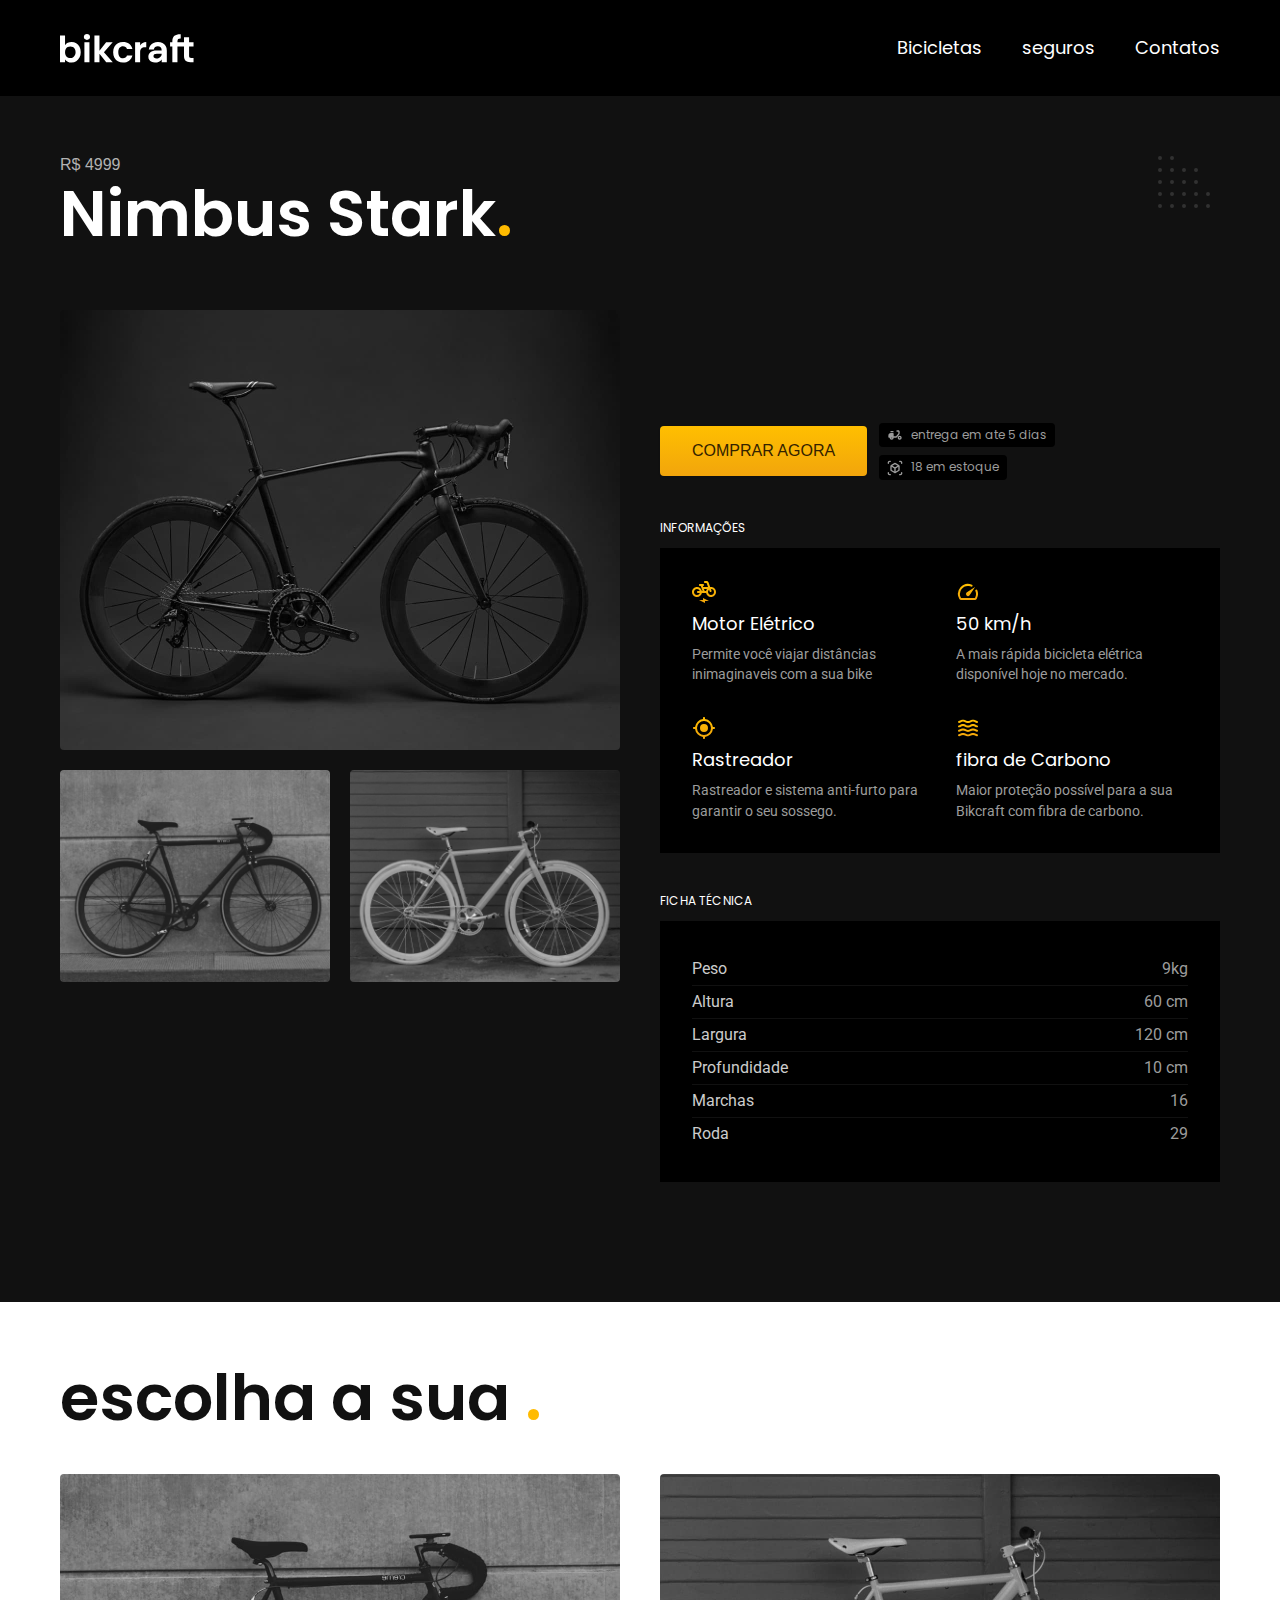
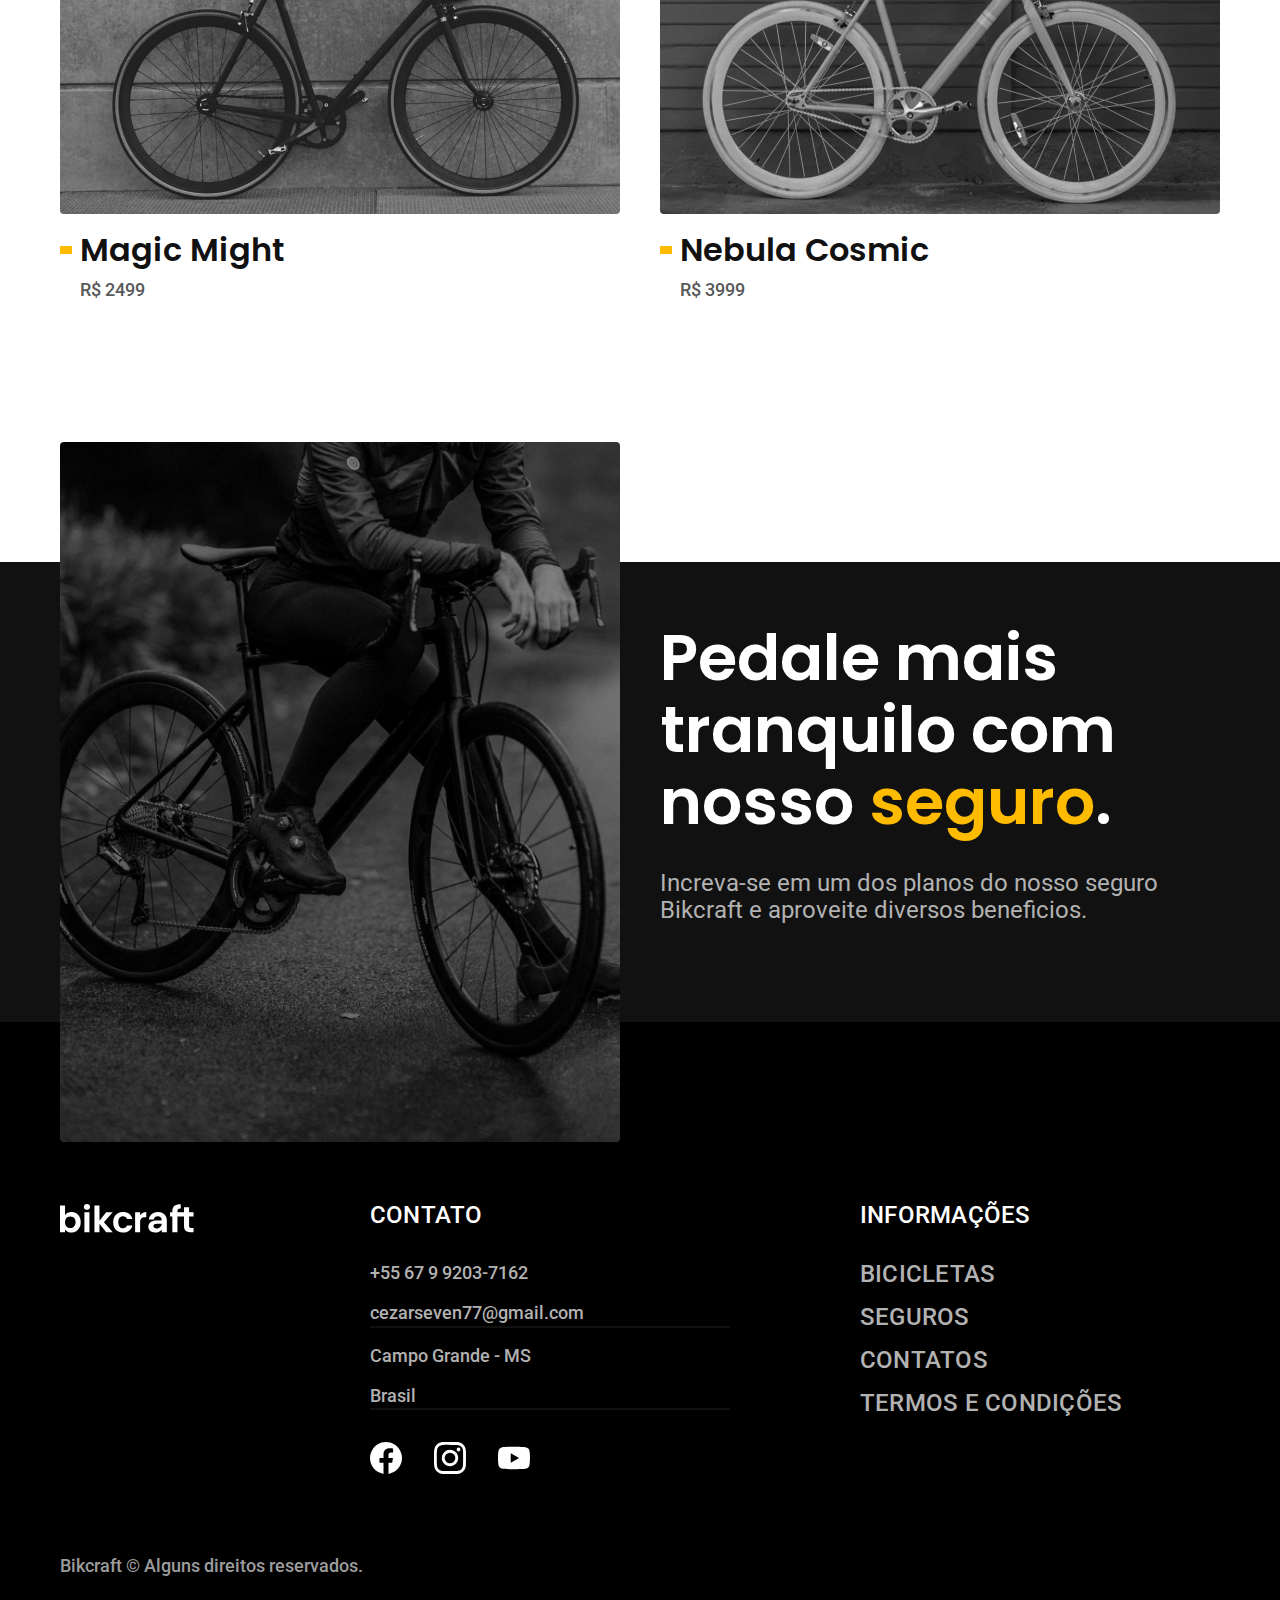
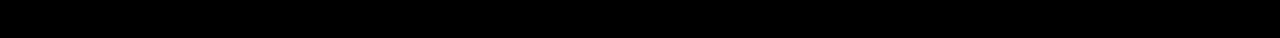
<file: bicicletas/nimbus.html>
<!DOCTYPE html>
<html lang="pt-br">
<head>
    <meta charset="UTF-8">
    <meta name="viewport" content="width=device-width, initial-scale=1.0">
    <title>Nimbus  │ Bikcraft</title>
    <meta name="description" content="Nimbus">


    <link rel="stylesheet" href="../style.css/style.min.css">
    <link rel="icon" href="../favicon.svg" type="image/svg+xml">
    
    <link rel="preconnect" href="https://fonts.googleapis.com">
    <link rel="preconnect" href="https://fonts.gstatic.com" crossorigin>
    <link href="https://fonts.googleapis.com/css2?family=Merriweather:ital,wght@1,900&family=Poppins:wght@400;600&family=Roboto:wght@400;500&display=swap" rel="stylesheet">
<script>document.documentElement.classList.add("js");</script>
</head>
<body id="bicicleta">
    <header class="header-bg">
        <div class="header container">
            <a href="../" >
                <img src="../img/bikcraft.svg" alt="Bikcraft">
            </a>
            <nav aria-label="primaria">
                <ul class="header-menu font-1-m cor-0">
                    <li><a href="../bicicletas.html">Bicicletas</a></li>
                    <li><a href="../seguros.html">seguros</a></li>
                    <li><a href="../contatos.html">Contatos</a></li>
                </ul>
        
            </nav>
        </div>
    </header>

    <main class="titulo-bg">
        <div >
            <div class="titulo container">
                <p class="font-2-lx cor-5">R$ 4999</p>
                <h1 class="font-1-xxl cor-0">Nimbus Stark<span class="cor-p1">.</span></h1>
            </div>
        </div>
        <div class="bicicleta container">
            <div class="bicicleta-imagens">
                <img src="../img/bicicleta/nimbus1.jpg" alt="Bicicleta 1">
                <img src="../img/bicicleta/nimbus2.jpg" alt="Bicicleta 2">
                <img src="../img/bicicleta/nimbus3.jpg" alt="Bicicleta 3">
            </div>
            <div class="bicicleta-conteudo">
                <p class="font-2-l cor 5">A Nimbus Stark é a melhor Bikcraft já criada pela nossa equipe.
                     Ela vem equipada com os melhores acessórios, o que garante maior
                      velocidade</p>
                    <div class="bicicleta-comprar">
                        <a class="botao" href="../orcamento.html?tipo=bikcraft&produto=nimbus">Comprar Agora</a>
                        <span class="font-1-xs cor-6"> <img src="../img/icones/entrega.svg" alt=""> entrega em ate 5 dias</span>
                        <span class="font-1-xs cor-6"> <img src="../img/icones/estoque.svg" alt=""> 18 em estoque</span>
                    </div>
            
            <h2 class="font-1-xs cor-0">Informações</h2>
                <ul class="bicicleta-informacoes">
                    <li>
                        <img src="../img/icones/eletrica.svg" alt="">
                        <h3 class="font-1-m cor-0">Motor Elétrico</h3>
                        <p class="font-2-xs cor-6">Permite você viajar distâncias inimaginaveis com a sua bike</p>
                    </li>
                    <li>
                        <img src="../img/icones/velocidade.svg" alt="">
                        <h3 class="font-1-m cor-0">50 km/h</h3>
                        <p class="font-2-xs cor-6">A mais rápida bicicleta elétrica disponível hoje no mercado.</p>
                    </li>
                    <li>
                        <img src="../img/icones/rastreador.svg" alt="">
                        <h3 class="font-1-m cor-0">Rastreador</h3>
                        <p class="font-2-xs cor-6">Rastreador e sistema anti-furto para garantir o seu sossego.</p>
                    </li>
                    <li>
                        <img src="../img/icones/carbono.svg" alt="">
                        <h3 class="font-1-m cor-0">fibra de Carbono</h3>
                        <p class="font-2-xs cor-6">Maior proteção possível para a sua Bikcraft com fibra de carbono.</p>
                    </li>
                </ul>
            
            <h2 class="font-1-xs cor-0">Ficha Técnica</h2>
                <ul class="bicicleta-ficha font-2-s cor-4">
                    <li>Peso <span>9kg</span></li>
                    <li>Altura <span>60 cm</span></li>
                    <li>Largura <span>120 cm</span></li>
                    <li>Profundidade <span>10 cm</span></li>
                    <li>Marchas <span>16</span></li>
                    <li>Roda <span>29</span></li>
                </ul>
            </div>
        </div>
    </main>
    
    <article class="bicicletas-lista container">
        <h2 class="font-1-xxl ">escolha a sua <span class="cor-p1">.</span> </h2>
        
        <ul>
            <li>
                <a href="./magic.html">
                    <img src="../img/bicicletas/magic.jpg" alt="Bicicleta preta">
                    <h3 class="font-1-xl">Magic Might</h3>
                    <span class="font-2-m cor-8">R$ 2499</span>
                </a>
            </li>
            <li>
                <a href="./nebula.html">
                    <img src="../img/bicicletas/nebula.jpg" alt="Bicicleta preta">
                    <h3 class="font-1-xl">Nebula Cosmic</h3>
                    <span class="font-2-m cor-8">R$ 3999</span>
                </a>
            </li>
        </ul>
    </article>

    <article class="seguro-bg">
        <div class="seguro container">
            <div class="seguro-imagem">
                <img src="../img/fotos/seguros.jpg" alt="Pessoa parada em cima de uma bicicleta.">
            </div>
            <div class="seguro-conteudo">
                <h2 class="font-1-xxl cor-0">Pedale mais tranquilo com nosso <span class="cor-p1">seguro</span>.</h2>
                <p class="font-2-l cor-5">Increva-se em um dos planos do nosso seguro Bikcraft e aproveite diversos beneficios.</p>
                <a href="../seguros.html">Conheça Mais</a>      
            </div>


        </div>
    </article>
            
    <footer class="footer-bg">
        <div class="footer container">
            <img src="../img/bikcraft.svg" alt="bikcraft">
            <div class="footer-contato">
                <h3 class="font-2-l-b cor-0">Contato</h3>
                <ul class="font-2-m cor-5">
                    <li><a href="tel:+5567992037162">+55 67 9 9203-7162</a></li>
                    <li><a href="mailto:cezarseven77@gmail.com">cezarseven77@gmail.com</a></li>
                    <li>Campo Grande - MS</li>
                    <li>Brasil</li>
                </ul>
                <div class="footer-redes">
                    <a href="../">
                        <img src="../img/redes/facebook.svg" alt="facebook">
                    </a>
                    <a href="../">
                        <img src="../img/redes/instagram.svg" alt="instagram">
                    </a>
                    <a href="../">
                        <img src="../img/redes/youtube.svg" alt="youtube">
                    </a>
                </div>
            </div>
                <div class="footer-informacoes">
                    <h3 class="font-2-l-b cor-0">Informações</h3>
                    <nav>
                        <ul class="font-2-l-b cor-5">
                            <li><a href="../bicicletas.html">Bicicletas</a></li>
                            <li><a href="../seguros.html">seguros</a></li>
                            <li><a href="../contatos.html">Contatos</a></li>
                            <li><a href="../termos.html">Termos e Condições</a></li>
                        </ul>
                    </nav> 
                </div>
                <p class="footer-copy font-2-m cor-6">Bikcraft © Alguns direitos reservados.</p>
        </div>
    </footer>

    
    <script src="../js/script.js"></script>
</body>
</html>
</file>
<file: style.css/style.min.css>
body{margin:0;font-family:Arial,Helvetica,sans-serif;color:var(--cor-11)}blockquote,dd,h1,h2,h3,h4,p,ul{margin:0}ul{padding:0;list-style:none}a{text-decoration:none;color:inherit}img{max-width:100%;height:auto;display:block}img[src$=".jpg"]{border-radius:4px}.font-1-xs{font:400 0.75rem/1.35 poppins,sans-serif}.font-2-xs{font:400 0.875rem/1.43 roboto,sans-serif}.font-1-s{font:400 1rem/1.5 poppins,sans-serif}.font-2-s{font:400 1rem/1.5 roboto,sans-serif}.font-1-m{font:400 1.125rem/1.35 poppins,sans-serif}.font-1-m-b{font:600 1.125rem/1.35 poppins,sans-serif}.font-2-m{font:500 1.125rem/1.35 roboto,sans-serif}.font-1-l{font:400 1.5rem/1.125 poppins,sans-serif}.font-2-l{font:400 1.5rem/1.125 roboto,sans-serif}.font-2-l-b{font:500 1.5rem/1.125 roboto,sans-serif;letter-spacing:.015rem;text-transform:uppercase}.font-1-xl{font:600 2rem/1.25 poppins,sans-serif}.font-2-xl{font:500 4rem/1.125 roboto,sans-serif}.font-1-xxl{font:600 4rem/1.125 poppins,sans-serif}@media (max-width:1200px){.font-1-xxl{font-size:3rem}.font-2-l,.font-2-l-b{font-size:1.125rem}}@media (max-width:800px){.font-1-xxl{font-size:2rem}.font-1-xl,.font-2-xl{font-size:1.5rem}}:root{--cor-0:#ffffff;--cor-1:#f7f7f7;--cor-2:#ededed;--cor-3:#dedede;--cor-4:#cccccc;--cor-5:#b2b2b2;--cor-6:#9c9c9c;--cor-7:#717171;--cor-8:#595959;--cor-9:#404040;--cor-10:#2e2e2e;--cor-11:#111111;--cor-12:#000000;--cor-p1:#ffbb00;--cor-p2:#e4a30b;--cor-p3:#a66f00;--cor-p4:#664400;--cor-p5:#332200}.cor-0{color:var(--cor-0)}.cor-1{color:var(--cor-1)}.cor-2{color:var(--cor-2)}.cor-3{color:var(--cor-3)}.cor-4{color:var(--cor-4)}.cor-5{color:#b2b2b2}.cor-6{color:var(--cor-6)}.cor-7{color:var(--cor-7)}.cor-8{color:var(--cor-8)}.cor-9{color:var(--cor-9)}.cor-10{color:var(--cor-10)}.cor-11{color:var(--cor-11)}.cor-12{color:var(--cor-12)}.cor-p1{color:var(--cor-p1)}.cor-p2{color:var(--cor-p2)}.cor-p3{color:var(--cor-p3)}.cor-p4{color:var(--cor-p4)}.cor-p5{color:var(--cor-p5)}.header-bg{background-color:var(--cor-12)}.header{display:flex;flex-wrap:wrap;gap:20px;justify-content:space-between;align-items:center;padding-top:20px;padding-bottom:20px}.header-menu{display:flex;flex-wrap:wrap;gap:40px}.header-menu a{display:inline-block;padding:16px 0;position:relative}.header-menu a:after{content:"";display:block;height:2px;width:0;background:var(--cor-0);margin-top:4px;transition:.3s;position:absolute}.header-menu a.ativo::after,.header-menu a:hover::after{width:100%}@media (max-width:800px){.header-menu{gap:20px}.header-menu a{background-color:var(--cor-11);padding:12px 16px;border-radius:4px}.header-menu a:hover{background-color:var(--cor-10)}.header-menu a:after{display:none}}@media (max-width:600px){.header-menu{gap:12px}.header-menu a{padding:8px 12px;font-size:14px}}.footer-bg{background-color:var(--cor-12)}.footer{display:grid;grid-template-columns:3fr 5fr 4fr;gap:40px;padding-top:60px;padding-bottom:60px}.footer h3{margin-bottom:32px}.footer-contato ul{margin-bottom:32px}.footer-contato li:nth-child(2n):after{content:"";display:block;max-width:360px;height:2px;background:var(--cor-11)}.footer li{margin-bottom:16px}.footer-redes{display:flex;gap:32px}.footer a:hover{color:var(--cor-0)}.footer-copy{grid-column:1/-1;margin-top:40px}@media (max-width:800px){.footer>img{display:none}.footer{grid-template-columns:1fr 1fr}}@media (max-width:600px){.footer-copy{margin-top:0}.footer{grid-template-columns:1fr 1fr;gap:60px}}.container{box-sizing:border-box;max-width:1200px;padding-left:20px;padding-right:20px;margin-left:auto;margin-right:auto}.botao{display:inline-block;padding:16px 32px;background:linear-gradient(#ffbf00 ,#f2a50c);border-radius:4px;box-shadow:0 1px 2px rgba(0,0,0,.1);text-transform:uppercase;color:#320;font:600 1.125/1.35 poppins,sans-serif;max-width:max-content;border:none;cursor:pointer}.botao:hover{background:linear-gradient(#ffb60d,#e59317)}.botao.secundario{background:var(--cor-10);color:var(--cor-0)}.botao.secundario:hover{background:var(--cor-9)}.botao.seta{display:flex;align-items:center}.botao.seta::after{content:"";display:inline-block;width:18px;height:10px;margin-left:12px;background:url(../img/icones/seta.svg);transition:transform .2s}.botao.seta:hover:after{transform:translatex(4px)}@media (max-width:600px){.botao{padding:12px 16px;font-size:1rem}}.link{display:inline-block;color:var(--cor-p1);font:500 1.5rem/1.5 poppins,sans-serif;padding-bottom:20px}.link::after{content:"";display:block;width:100%;height:4px;background-color:currentColor}.link:hover{color:var(--cor-0)}.titulo-bg{padding-top:60px;padding-bottom:60px;background-color:var(--cor-11)}.titulo{background:url("../img/dec/top-right.svg") no-repeat top right 30px}.titulo p{margin-bottom:4px}@media (max-width:800px){.titulo-bg{padding-top:40px;padding-bottom:40px}.titulo p{font-size:1rem;text-transform:lowercase;font-weight:400}}.form{display:grid;grid-template-columns:1fr 1fr;gap:20px}.form label{display:block;font:400 1rem/1.5 Poppins,sans-serif;margin-bottom:4px}.form .col-2{grid-column:span 2}.form input[type=email],.form input[type=text],.form textarea{font:400 1rem/1.5 Roboto,sans-serif;background:var(--cor-1);border:1px solid var(--cor-2);padding:12px;border-radius:4px;width:100%;box-sizing:border-box}.form input[type=email]:focus,.form input[type=text]:focus,.form textarea:focus{outline:0;border-color:var(--cor-p1);background:var(--cor-0);box-shadow:0 0 0 2px}@media (max-width:600px){.form{grid-template-columns:1fr}.form .col-2{grid-column:1}}.introducao-bg{background:var(--cor-12) url("../img/dec/bottom-left.svg") no-repeat bottom 135px left 20px;color:var(--cor-0);box-shadow:inset 0 -120px var(--cor-0)}.introducao{display:grid;grid-template-columns:1fr 1fr;gap:0 40px}.introducao-conteudo{align-self:end;padding-bottom:200px}.introducao img{width:100%;height:100%;object-fit:cover;margin-bottom:-120px;border-radius:4px}.introducao h1{margin-bottom:32px}.introducao p{margin-bottom:20px;color:var(--cor-5)}@media (max-width:800px){.introducao-bg{background:var(--cor-11);padding-top:40px;box-shadow:inset 0 -60px var(--cor-0)}.introducao{grid-template-columns:1fr;gap:32px}.introducao-conteudo{padding-bottom:0}.introducao h1{margin-bottom:16px}.introducao img{height:300px;width:100%}}.tecnologia-bg{background:var(--cor-11);box-shadow:inset 0 80px var(--cor-0),inset 0 -80px var(--cor-0)}.tecnologia{display:grid;grid-template-columns:1fr 1fr;gap:40px}.tecnologia-imagem img{width:100%;height:100%;object-fit:cover;object-position:left}.tecnologia-conteudo{padding-top:160px;padding-bottom:160px}.tecnologia-conteudo>span{display:block;margin-bottom:20px}.tecnologia-conteudo h2{margin-bottom:32px}.tecnologia-conteudo>p{margin-bottom:20px}.tecnologia-vantagens{display:flex;gap:40px}.tecnologia-vantagens h3{margin-bottom:8px;width:max-content}.tecnologia-vantagens img{width:24px;margin-bottom:8px}@media (max-width:800px){.tecnologia-bg{box-shadow:initial}.tecnologia{grid-template-columns:1fr}.tecnologia-conteudo{padding-top:60px;padding-bottom:60px}.tecnologia-imagem{display:none}.tecnologia a{margin-bottom:60px}}@media (max-width:600px){.tecnologia-vantagens{flex-direction:column}}.parceiros{padding-top:60px;padding-bottom:120px}.parceiros h2{margin-bottom:60px}.parceiros ul{padding:0 20px;max-width:1400px;display:grid;grid-template-columns:repeat(4,1fr);margin:0 auto}.parceiros li{display:flex;padding:32px;border-left:2px solid var(--cor-2)}.parceiros img{margin:auto}.parceiros li:first-child,.parceiros li:nth-child(5){border-left:none}.parceiros li:nth-child(n+5){border-top:2px solid var(--cor-2)}@media (max-width:800px){.parceiros{padding-bottom:60px}.parceiros li{padding:20px}.parceiros h2{margin-bottom:20px}.parceiros ul{grid-template-columns:repeat(2,1fr)}.parceiros li:nth-child(n+3){border-top:2px solid var(--cor-2)}.parceiros li:nth-child(odd){border-left:none}}.depoimento{display:grid;grid-template-columns:repeat(2,1fr);background-color:var(--cor-p1);overflow:hidden}.depoimento img{width:100%;height:100%;object-fit:cover;border-radius:0}.depoimento-conteudo{padding:40px 40px 80px 80px;align-self:center;background:url("../img/dec/bottom-right-p.svg") no-repeat bottom 40px right 40px}.depoimento-conteudo p{max-width:32ch;font-family:Merriweather,serif;font-style:italic;font-weight:900;margin-bottom:32px;position:relative}.depoimento p::before{content:"“";font-size:5rem;color:var(--cor-p2);position:absolute;left:-50px;top:-20px}.depoimento p::after{content:"”";font-size:5rem;color:var(--cor-p2);position:absolute}@media (min-width:1200px){.depoimento img{max-height:520px}}@media (max-width:800px){.depoimento{grid-template-columns:1fr;text-align:center}.depoimento img{max-height:200px}.depoimento-conteudo{padding:40px 20px;justify-self:center}}.bicicletas-lista{padding-top:60px;padding-bottom:120px}.bicicletas-lista h2{padding-bottom:40px}.bicicletas-lista ul{display:flex;gap:40px;padding:0 20px 20px 20px;max-width:1400px;margin-left:auto;margin-right:auto;overflow-x:auto}#bicicleta .bicicletas-lista ul{padding:0 0 20px 0}.bicicletas-lista il{flex:1;min-width:480px}.bicicletas-lista a{display:block}.bicicletas-lista img{margin-bottom:16px}.bicicletas-lista h3{margin-bottom:8px;display:flex;align-items:center}.bicicletas-lista h3::before{content:"";display:inline-block;height:8px;width:12px;margin-right:8px;background:var(--cor-p1);transition:width .2s}.bicicletas-lista a:hover h3::before{width:24px}.bicicletas-lista li span{padding-left:20px}.bicicleta{display:grid;grid-template-columns:1fr 1fr;align-items:start;gap:40px;padding-top:60px;padding-bottom:60px}#bicicleta .titulo p{text-transform:uppercase}.bicicleta-imagens{display:flex;flex-wrap:wrap;gap:20px}.bicicleta-imagens img{flex:1;min-width:200px}.bicicleta-imagens img:first-child{min-width:100%}.bicicleta-conteudo>p{margin-bottom:32px}.bicicleta-comprar{display:grid;grid-template-columns:max-content auto;align-items:center;justify-items:start;gap:8px 12px;margin-bottom:40px}.bicicleta-comprar a{grid-row:span 2}.bicicleta-comprar span{display:flex;align-items:center;background-color:var(--cor-12);gap:8px;padding:4px 8px;border-radius:4px}.bicicleta-conteudo h2{text-transform:uppercase;letter-spacing:.015em;margin-bottom:12px}.bicicleta-ficha,.bicicleta-informacoes{padding:32px;background-color:var(--cor-12)}.bicicleta-informacoes{margin-bottom:40px;display:grid;grid-template-columns:1fr 1fr;gap:32px}.bicicleta-informacoes img{width:24px;margin-bottom:8px}.bicicleta-informacoes h3{margin-bottom:8px}.bicicleta-ficha li{padding:4px 0;display:flex;justify-content:space-between;border-bottom:1px solid var(--cor-11)}.bicicleta-ficha li:last-child{border-bottom:none}.bicicleta-ficha span{color:var(--cor-6)}@media (max-width:800px){.bicicleta{grid-template-columns:1fr;padding-top:40px;padding-bottom:40px}.bicicleta-imagens{grid-row:2}}@media (max-width:400px){.bicicleta-informacoes{grid-template-columns:1fr}.bicicleta-comprar{grid-template-columns:1fr}}.seguro-bg{background-color:var(--cor-11);box-shadow:inset 0 120px var(--cor-0),inset 0 -120px var(--cor-12)}.seguro{display:grid;grid-template-columns:1fr 1fr;gap:40px}.seguro-imagem img{width:100%;height:100%;object-fit:cover}.seguro-conteudo{padding-top:180px;padding-bottom:180px}.seguro h2{margin-bottom:32px}.seguro p{margin-bottom:20px}@media (max-width:800px){.seguro-bg{box-shadow:inset 0 -60px var(--cor-12)}.seguro{grid-template-columns:1fr}.seguro-conteudo{grid-row:1;padding-top:40px;padding-bottom:0}}.seguros-bg{background:var(--cor-11)}.seguros{padding-top:60px;padding-bottom:60px;display:grid;grid-template-columns:1fr 1fr;gap:40px;align-items:center}#seguros .seguros{margin-top:0}.seguros h2{grid-column:1/-1}.seguros-item{background:var(--cor-12);padding:32px 32px 32px 60px;display:grid;grid-template-columns:1fr auto;border-radius:4px}.seguros-item h3{margin-bottom:40px}.seguros-item span{grid-column:2;display:block;text-align:right}.seguros-item ul{grid-column:1/-1;margin-bottom:32px}.seguros-item li{display:flex;align-items:center;position:relative}.seguros-item li+li{margin-top:20px}.seguros-item li::before{content:"";display:inline-block;width:13px;height:9px;background-image:url(../img/icones/lista.svg);position:absolute;left:-21px}.seguros-item a{grid-column:1/-1}@media (max-width:800px){.seguros{grid-template-columns:1fr}}.vantagens-bg{background:var(--cor-12)}.vantagens{padding-top:120px;padding-bottom:120px}.vantagens h2{margin-bottom:60px}.vantagens ul{display:grid;grid-template-columns:repeat(auto-fit,minmax(280px,max-content));gap:40px 80px}.vantagens h3,.vantagens img{margin-top:8px}@media (max-width:800px){.vantagens{padding-top:60px;padding-bottom:60px}.vantagens h2{margin-bottom:40px}.vantagens ul{gap:20px}}.perguntas{padding-top:120px;padding-bottom:120px}.perguntas h2{margin-bottom:60px}.perguntas dl>div{padding:20px;border-radius:4px}.perguntas dl>div:nth-child(odd){background-color:var(--cor-1)}.perguntas button{display:grid;grid-template-columns:auto 1fr auto;align-items:center;gap:8px;cursor:pointer;border:none;background:0 0;width:100%;text-align:left}.perguntas button::before{content:"";display:inline-block;width:12px;height:8px;background-color:var(--cor-p1)}.perguntas button::after{content:"";display:inline-block;width:14px;height:6px;background:url(../img/icones/seta-abrir.svg);transition:.3s}.perguntas button:hover::after,.perguntas button[aria-expanded=true]::after{transform:rotate(180deg)}.js .perguntas dd{display:none}.js .perguntas dd.ativa{display:block}.perguntas dd{padding-left:20px;padding-top:16px;max-width:80ch}@media (max-width:800px){.perguntas{padding-top:60px;padding-bottom:60px}.perguntas h2{margin-bottom:40px}}#contato{background:linear-gradient(var(--cor-11) 600px,var(--cor-1) 0)}.contato{display:grid;grid-template-columns:5fr 7fr}.contato-dados,.contato-formulario{padding:60px;box-shadow:0 1px 2px rgba(0,0,0,.1)}.contato-dados{border-radius:5px 0 0 5px;background:var(--cor-12) url("../img/dec/bottom-left.svg") no-repeat bottom 20px left 20px}.contato-formulario{border-radius:0 5px 5px 0;background:var(--cor-0) url("../img/dec/bottom-right.svg") no-repeat bottom 20px right 20px}.contato-dados h2{margin-bottom:60px}.contato-endereco{margin-bottom:32px;padding-left:28px;background:url("../img/icones/local.svg") no-repeat 0 2px}.contato-endereco p{margin-bottom:8px}.contato-meios a{display:block;max-width:max-content;margin-bottom:8px;padding-left:28px}.contato-meios a:hover{color:var(--cor-0)}.contato-meios a:first-child{background:url("../img/icones/email.svg") no-repeat 0 2px}.contato-meios a:nth-child(2){margin-bottom:32px}.contato-meios a:nth-child(3){background:url("../img/icones/telefone.svg") no-repeat 0 2px;margin-bottom:60px}.contato-redes{display:flex;gap:32px;padding-left:28px}@media (max-width:800px){.contato{grid-template-columns:1fr}.contato-dados,.contato-formulario{padding:20px}.contato-dados{border-radius:0 0 5px 5px;background:var(--cor-12)}.contato-formulario{border-radius:5px 5px 0 0}.contato-dados,.contato-meios a:nth-child(3){margin-bottom:32px}.contato-redes{margin-bottom:12px}}.lojas{display:grid;grid-template-columns:1fr 1fr;gap:0 40px;padding-top:120px;padding-bottom:120px}.lojas h2{grid-column:1/-1;margin-bottom:60px}.lojas img{border-radius:4px 4px 0 0}.lojas-item{border-radius:4px;background:var(--cor-0);box-shadow:0 1px 2px rgba(0,0,0,.1)}.lojas-conteudo{display:grid;grid-template-columns:1fr 1fr;gap:32px 16px;padding:32px}.lojas-conteudo h3,.lojas-tempo{grid-column:1/-1}.lojas-dados{display:grid;gap:8px;border-left:2px solid var(--cor-2);padding-left:12px}.lojas-tempo{display:flex;align-items:center;gap:8px}@media (max-width:800px){.lojas{gap:20px;padding-top:60px;padding-bottom:60px}.lojas h2{margin-bottom:32px}.lojas-conteudo{grid-template-columns:1fr}}@media (max-width:600px){.lojas{grid-template-columns:1fr}}.termo{padding-top:80px;padding-bottom:80px}.termo h2{font-weight:600;margin-bottom:20px}.termo p+h2{margin-top:40px}.termo p{max-width:75ch;margin-bottom:24px}.bicicletas-bg{background:linear-gradient(to right,var(--cor-0)30%,var(--cor-11)0%)}.bicicletas{display:grid;grid-template-columns:1fr 1fr;gap:40px;padding-top:60px;padding-bottom:60px;background:url(../img/dec/top-right.svg) no-repeat top 40px right 30px}.bicicletas-imagem{display:grid}.bicicletas-imagem img{grid-area:1/1}.bicicletas-imagem span{grid-area:1/1;place-self:start end;margin-top:20px;background:var(--cor-12);display:inline-block;padding:8px 16px 8px 8px;border-radius:4px 0 0 4px}.bicicletas-conteudo{display:grid;grid-template-columns:1fr auto;align-content:start}.bicicletas h2,.bicicletas p{grid-column:1/-1}.bicicletas h2{margin-bottom:20px}.bicicletas h2::before{content:"";display:block;width:12px;height:8px;background-color:var(--var-p1);margin-bottom:8px}.bicicletas p{margin-bottom:32px}.bicicletas a{place-self:end}.bicicletas li{display:flex;align-items:center}.bicicletas ul{display:grid;gap:16px}.bicicletas-conteudo img{width:24px;margin-right:8px}@media (max-width:800px){.bicicletas-bg{background:var(--cor-11)}.bicicletas{grid-template-columns:1fr;gap:20px;padding-top:40px;padding-bottom:40px}}@media (max-width:600px){.bicicletas-conteudo{grid-template-columns:1fr}.bicicletas ul{grid-template-columns:1fr 1fr;font-size:1rem;margin-bottom:32px}.bicicletas a{place-self:start}}#orcamento{background:linear-gradient(var(--cor-11)600px,var(--cor-1) 0)}.orcamento{display:grid;grid-template-columns:5fr 7fr;padding-bottom:120px}.orcamento h2{text-transform:uppercase;position:relative;display:flex;align-items:center}.orcamento h2::before{content:"";display:inline-block;width:4px;height:8px;background:var(--cor-p1);position:absolute;left:-12px}.orcamento-dados,.orcamento-produto{padding:60px;box-shadow:0 1px 2px rgba(0,0,0,.1)}.orcamento-produto{border-radius:5px 0 0 5px;background:var(--cor-12) url("../img/dec/bottom-left.svg") no-repeat bottom 20px left 20px;display:grid;grid-template-columns:1fr 1fr;gap:20px;align-content:start}.orcamento-produto>*{grid-column:1/-1}.orcamento-produto>label{grid-column:initial}.orcamento-produto label{font:400 1rem/1.5 Poppins,sans-serif;color:var(--cor-4);background:var(--cor-10);padding:12px 16px;border-radius:4px;cursor:pointer;display:grid;grid-template-columns:auto 1fr auto;align-items:center;border:1px solid var(--cor-10)}.orcamento-produto label::before{content:"";display:inline-block;box-sizing:border-box;width:12px;height:12px;border:1px solid var(--cor-6);border-radius:50%;margin-right:8px}.orcamento-produto input:checked+label::before{border-color:var(--cor-7);box-shadow:inset 0 0 0 3px var(--cor-0),inset 0 0 0 6px var(--cor-7)}.orcamento-produto label:hover{background:var(--cor-9);border-color:var(--cor-9)}.orcamento-produto input:focus+label{box-shadow:0 0 0 2px var(--cor-p1);border-color:var(--cor-12)}.orcamento-produto label:focus{background:var(--cor-9);box-shadow:0 0 0 2px var(--cor-p1)}.orcamento-produto label span{display:none}.orcamento-produto input:checked+label span{display:inline-block}.orcamento-produto input{opacity:0;position:absolute;pointer-events:none}.orcamento-produto input:checked+label{background:var(--cor-0);color:var(--cor-11)}.orcamento-dados{border-radius:0 5px 5px 0;background:var(--cor-0) url("../img/dec/bottom-right.svg") no-repeat bottom 20px right 20px}.orcamento-conteudo{display:none}.orcamento-conteudo h2,.orcamento-dados h2:nth-last-of-type(n+2){margin-top:20px}#bikcraft:checked~#orcamento-bikcraft,#seguro:checked~#orcamento-seguro{display:grid;gap:20px}.orcamento-detalhes{display:none;background:var(--cor-0);padding:20px;grid-template-columns:1fr 1fr;border-radius:4px;align-items:center}.orcamento-detalhes li{display:flex;align-items:center;margin-bottom:8px}.orcamento-detalhes li img{width:16px;margin-right:8px}.orcamento-produto input:checked+label+.orcamento-detalhes{display:grid}@media (max-width:1200px){.orcamento-dados,.orcamento-produto{padding:32px}}@media (max-width:800px){.orcamento{grid-template-columns:1fr}.orcamento-produto{border-radius:5px 5px 0 0;background:var(--cor-12)}.orcamento-dados{border-radius:0 0 5px 5px}}@media (max-width:400px){.orcamento-produto{grid-template-columns:1fr}}.js .fadeInDown{transform:translate3d(0,-20px,0)}.js .fadeInUp{transform:translate3d(0,20px,0)}.js .fadeInRight{transform:translate3d(20px,0,0)}.js .fadeInLeft{transform:translate3d(-20px,0,0)}.js [data-anime]{opacity:0}.js .anime{opacity:1;transform:none;transition:transform .8s,opacity .8s}
</file>
